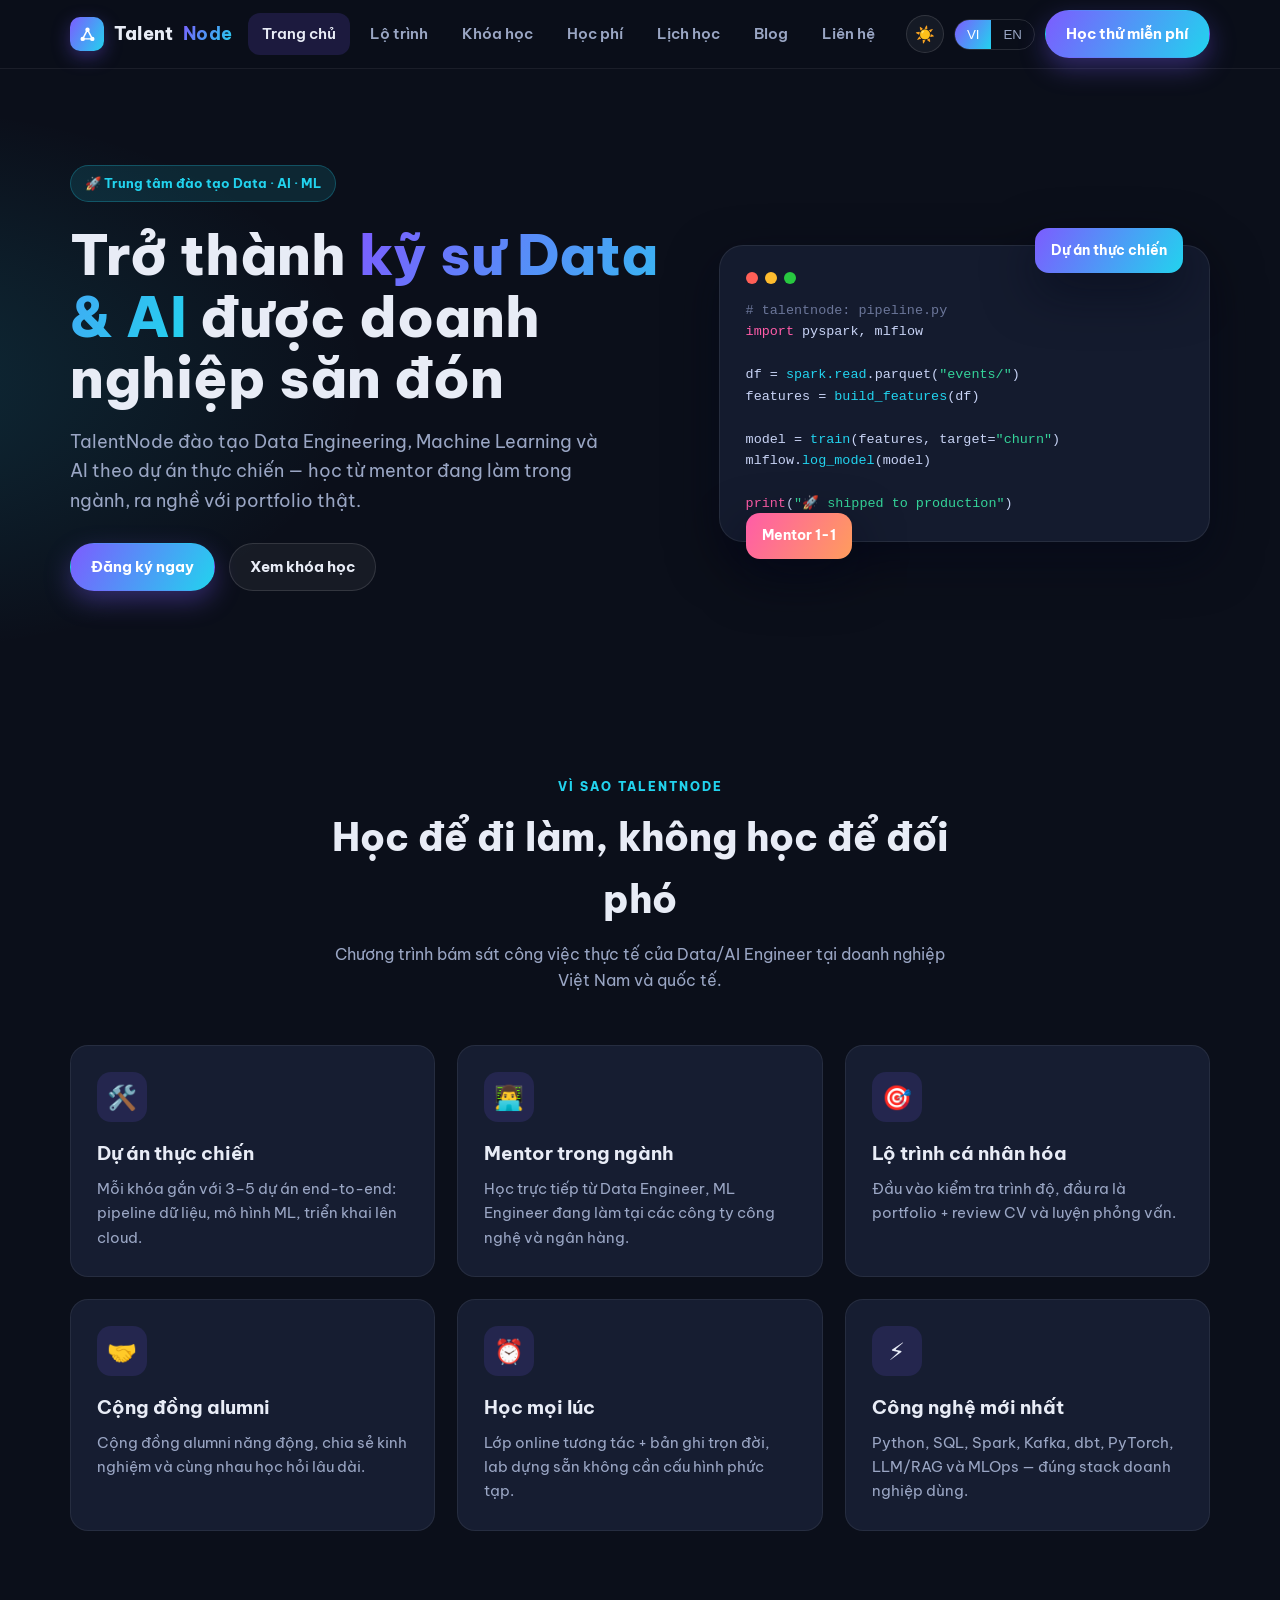
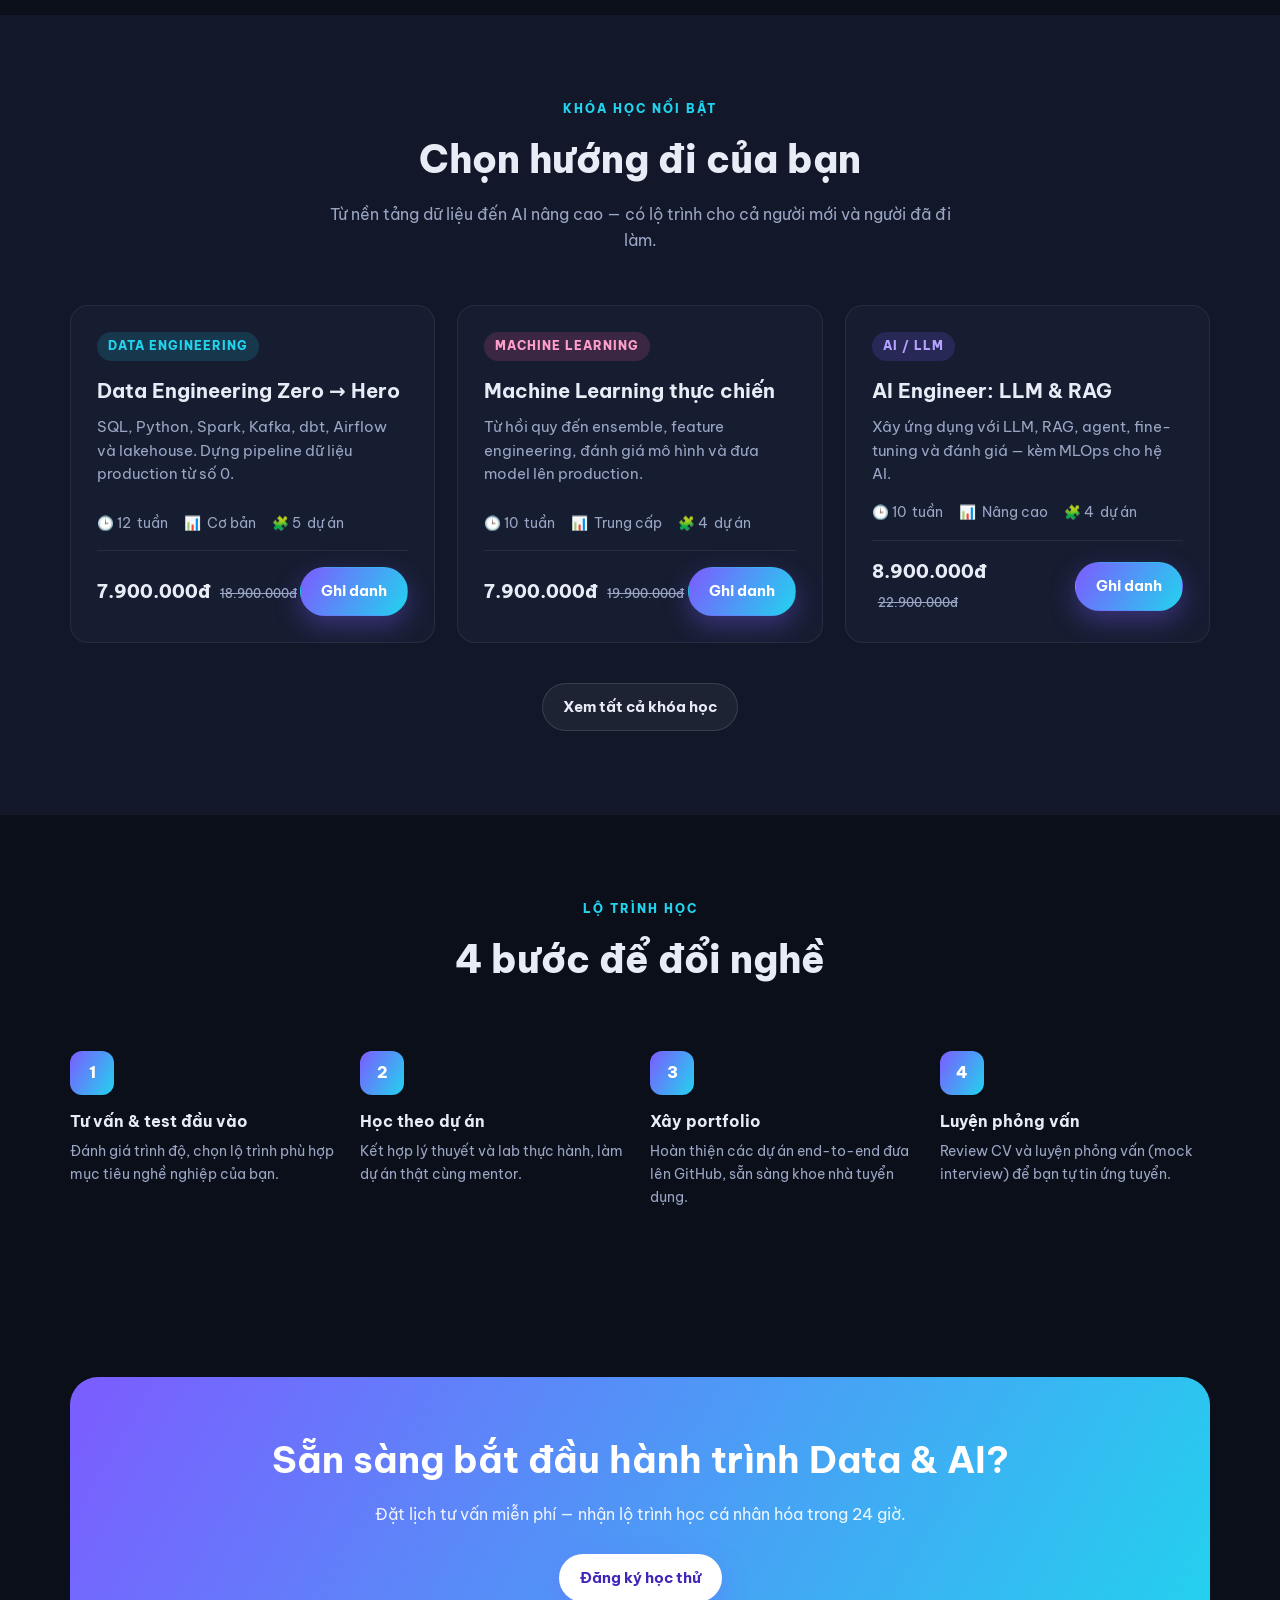
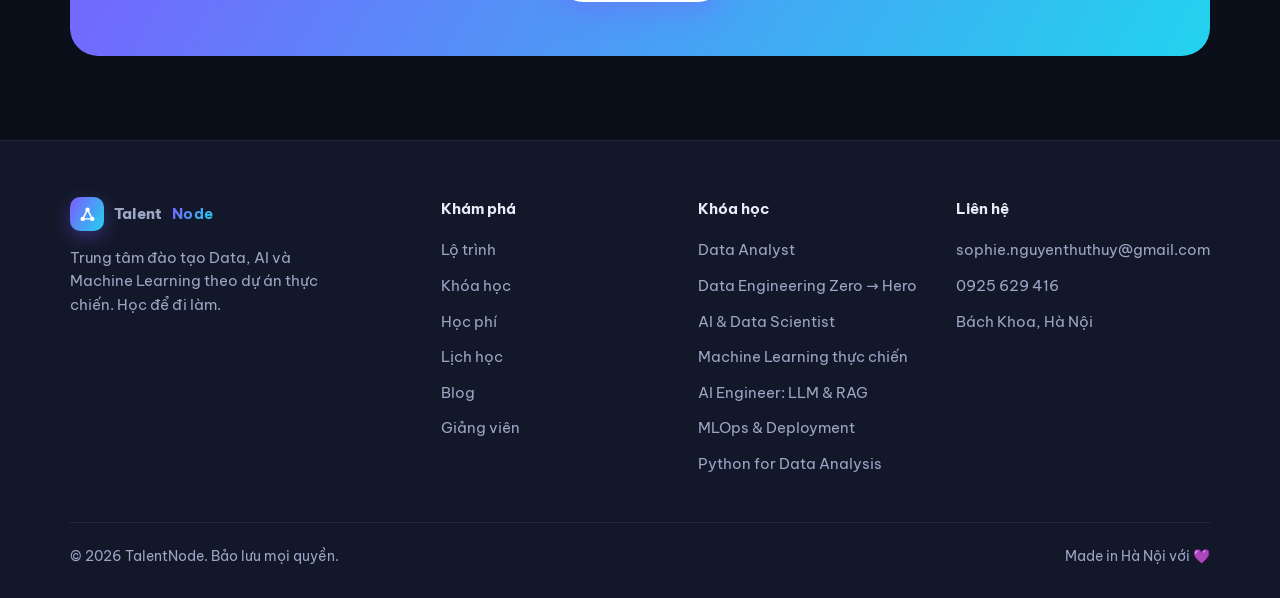
<file: index.html>
<!DOCTYPE html>
<html lang="vi">
<head>
  <meta charset="UTF-8" />
  <meta name="viewport" content="width=device-width, initial-scale=1.0" />
  <title>TalentNode — Đào tạo Data · AI · ML thực chiến</title>
  <meta name="description" content="TalentNode — trung tâm đào tạo Data Engineering, Machine Learning và AI theo dự án thực chiến. Học từ mentor trong ngành, ra nghề với portfolio thật." />
  <link rel="canonical" href="https://sophie-nguyenthuthuy.github.io/talentnode/" />
  <meta property="og:type" content="website" />
  <meta property="og:site_name" content="TalentNode" />
  <meta property="og:title" content="TalentNode — Đào tạo Data · AI · ML thực chiến" />
  <meta property="og:description" content="TalentNode — trung tâm đào tạo Data Engineering, Machine Learning và AI theo dự án thực chiến. Học từ mentor trong ngành, ra nghề với portfolio thật." />
  <meta property="og:url" content="https://sophie-nguyenthuthuy.github.io/talentnode/" />
  <meta property="og:image" content="https://sophie-nguyenthuthuy.github.io/talentnode/assets/og-cover.png" />
  <meta property="og:image:width" content="1200" />
  <meta property="og:image:height" content="630" />
  <meta property="og:locale" content="vi_VN" />
  <meta property="og:locale:alternate" content="en_US" />
  <meta name="twitter:card" content="summary_large_image" />
  <meta name="twitter:title" content="TalentNode — Đào tạo Data · AI · ML thực chiến" />
  <meta name="twitter:description" content="TalentNode — trung tâm đào tạo Data Engineering, Machine Learning và AI theo dự án thực chiến. Học từ mentor trong ngành, ra nghề với portfolio thật." />
  <meta name="twitter:image" content="https://sophie-nguyenthuthuy.github.io/talentnode/assets/og-cover.png" />
  <meta name="theme-color" content="#0b0f1a" />
  <meta name="color-scheme" content="dark light" />
  <link rel="preconnect" href="https://fonts.googleapis.com" />
  <link rel="preconnect" href="https://fonts.gstatic.com" crossorigin />
  <link href="https://fonts.googleapis.com/css2?family=Be+Vietnam+Pro:wght@400;500;600;700;800&family=JetBrains+Mono:wght@400;500&display=swap" rel="stylesheet" />
  <link rel="stylesheet" href="assets/styles.css" />
</head>
<body>
  <!-- NAV -->
  <div id="site-nav"></div>

  <!-- HERO -->
  <section class="hero">
    <div class="container hero-grid">
      <div class="reveal">
        <span class="pill" data-i18n="hero.pill">🚀 Trung tâm đào tạo Data · AI · ML</span>
        <h1>
          <span data-i18n="hero.h1a">Trở thành</span>
          <span class="g" data-i18n="hero.h1b">kỹ sư Data & AI</span>
          <span data-i18n="hero.h1c">được doanh nghiệp săn đón</span>
        </h1>
        <p class="lead" data-i18n="hero.lead">TalentNode đào tạo Data Engineering, Machine Learning và AI theo dự án thực chiến — học từ mentor đang làm trong ngành, ra nghề với portfolio thật.</p>
        <div class="hero-actions">
          <a href="register.html" class="btn btn-primary" data-i18n="hero.cta1">Đăng ký ngay</a>
          <a href="courses.html" class="btn btn-ghost" data-i18n="hero.cta2">Xem khóa học</a>
        </div>
      </div>
      <div class="hero-visual reveal">
        <div class="floaty one" data-i18n="hero.badge1">Dự án thực chiến</div>
        <div class="floaty two" data-i18n="hero.badge2">Mentor 1-1</div>
        <div class="code-window">
          <div class="code-dots"><i></i><i></i><i></i></div>
<pre><span class="c"># talentnode: pipeline.py</span>
<span class="k">import</span> pyspark, mlflow

df = <span class="f">spark.read</span>.parquet(<span class="s">"events/"</span>)
features = <span class="f">build_features</span>(df)

model = <span class="f">train</span>(features, target=<span class="s">"churn"</span>)
mlflow.<span class="f">log_model</span>(model)

<span class="k">print</span>(<span class="s">"🚀 shipped to production"</span>)</pre>
        </div>
      </div>
    </div>
  </section>

  <!-- WHY -->
  <section>
    <div class="container">
      <div class="head reveal">
        <div class="kicker" data-i18n="why.kicker">Vì sao TalentNode</div>
        <h2 data-i18n="why.h2">Học để đi làm, không học để đối phó</h2>
        <p data-i18n="why.p">Chương trình bám sát công việc thực tế của Data/AI Engineer tại doanh nghiệp Việt Nam và quốc tế.</p>
      </div>
      <div class="grid grid-3">
        <div class="card reveal"><div class="ic">🛠️</div><h3 data-i18n="why.1t">Dự án thực chiến</h3><p data-i18n="why.1p">Mỗi khóa gắn với 3–5 dự án end-to-end: pipeline dữ liệu, mô hình ML, triển khai lên cloud.</p></div>
        <div class="card reveal"><div class="ic">👨‍💻</div><h3 data-i18n="why.2t">Mentor trong ngành</h3><p data-i18n="why.2p">Học trực tiếp từ Data Engineer, ML Engineer đang làm tại các công ty công nghệ và ngân hàng.</p></div>
        <div class="card reveal"><div class="ic">🎯</div><h3 data-i18n="why.3t">Lộ trình cá nhân hóa</h3><p data-i18n="why.3p">Đầu vào kiểm tra trình độ, đầu ra là portfolio + review CV và luyện phỏng vấn.</p></div>
        <div class="card reveal"><div class="ic">🤝</div><h3 data-i18n="why.4t">Cộng đồng alumni</h3><p data-i18n="why.4p">Cộng đồng alumni năng động, chia sẻ kinh nghiệm và cùng nhau học hỏi lâu dài.</p></div>
        <div class="card reveal"><div class="ic">⏰</div><h3 data-i18n="why.5t">Học mọi lúc</h3><p data-i18n="why.5p">Lớp online tương tác + bản ghi trọn đời, lab dựng sẵn không cần cấu hình phức tạp.</p></div>
        <div class="card reveal"><div class="ic">⚡</div><h3 data-i18n="why.6t">Công nghệ mới nhất</h3><p data-i18n="why.6p">Python, SQL, Spark, Kafka, dbt, PyTorch, LLM/RAG và MLOps — đúng stack doanh nghiệp dùng.</p></div>
      </div>
    </div>
  </section>

  <!-- FEATURED COURSES -->
  <section style="background:var(--bg-soft);">
    <div class="container">
      <div class="head reveal">
        <div class="kicker" data-i18n="courses.kicker">Khóa học nổi bật</div>
        <h2 data-i18n="courses.h2">Chọn hướng đi của bạn</h2>
        <p data-i18n="courses.p">Từ nền tảng dữ liệu đến AI nâng cao — có lộ trình cho cả người mới và người đã đi làm.</p>
      </div>
      <div class="grid grid-3">
        <div class="card course reveal">
          <span class="tag data" data-i18n="filter.data">Data Engineering</span>
          <h3 data-i18n="course.de.t">Data Engineering Zero → Hero</h3>
          <p class="desc" data-i18n="course.de.d">SQL, Python, Spark, Kafka, dbt, Airflow và lakehouse. Dựng pipeline dữ liệu production từ số 0.</p>
          <div class="course-meta">
            <span>🕒 12 <span data-i18n="c.weeks">tuần</span></span>
            <span>📊 <span data-i18n="lvl.beginner">Cơ bản</span></span>
            <span>🧩 5 <span data-i18n="c.projects">dự án</span></span>
          </div>
          <div class="course-foot"><div class="price">7.900.000đ <small>18.900.000đ</small></div><a href="register.html" class="btn btn-primary" data-i18n="courses.enroll">Ghi danh</a></div>
        </div>
        <div class="card course reveal">
          <span class="tag ml" data-i18n="filter.ml">Machine Learning</span>
          <h3 data-i18n="course.ml.t">Machine Learning thực chiến</h3>
          <p class="desc" data-i18n="course.ml.d">Từ hồi quy đến ensemble, feature engineering, đánh giá mô hình và đưa model lên production.</p>
          <div class="course-meta">
            <span>🕒 10 <span data-i18n="c.weeks">tuần</span></span>
            <span>📊 <span data-i18n="lvl.inter">Trung cấp</span></span>
            <span>🧩 4 <span data-i18n="c.projects">dự án</span></span>
          </div>
          <div class="course-foot"><div class="price">7.900.000đ <small>19.900.000đ</small></div><a href="register.html" class="btn btn-primary" data-i18n="courses.enroll">Ghi danh</a></div>
        </div>
        <div class="card course reveal">
          <span class="tag ai" data-i18n="filter.ai">AI / LLM</span>
          <h3 data-i18n="course.ai.t">AI Engineer: LLM & RAG</h3>
          <p class="desc" data-i18n="course.ai.d">Xây ứng dụng với LLM, RAG, agent, fine-tuning và đánh giá — kèm MLOps cho hệ AI.</p>
          <div class="course-meta">
            <span>🕒 10 <span data-i18n="c.weeks">tuần</span></span>
            <span>📊 <span data-i18n="lvl.advanced">Nâng cao</span></span>
            <span>🧩 4 <span data-i18n="c.projects">dự án</span></span>
          </div>
          <div class="course-foot"><div class="price">8.900.000đ <small>22.900.000đ</small></div><a href="register.html" class="btn btn-primary" data-i18n="courses.enroll">Ghi danh</a></div>
        </div>
      </div>
      <div style="text-align:center;margin-top:40px;"><a href="courses.html" class="btn btn-ghost" data-i18n="courses.viewall">Xem tất cả khóa học</a></div>
    </div>
  </section>

  <!-- HOW -->
  <section>
    <div class="container">
      <div class="head reveal">
        <div class="kicker" data-i18n="how.kicker">Lộ trình học</div>
        <h2 data-i18n="how.h2">4 bước để đổi nghề</h2>
      </div>
      <div class="steps">
        <div class="step reveal"><div class="n">1</div><h4 data-i18n="how.1t">Tư vấn & test đầu vào</h4><p data-i18n="how.1p">Đánh giá trình độ, chọn lộ trình phù hợp mục tiêu nghề nghiệp của bạn.</p></div>
        <div class="step reveal"><div class="n">2</div><h4 data-i18n="how.2t">Học theo dự án</h4><p data-i18n="how.2p">Kết hợp lý thuyết và lab thực hành, làm dự án thật cùng mentor.</p></div>
        <div class="step reveal"><div class="n">3</div><h4 data-i18n="how.3t">Xây portfolio</h4><p data-i18n="how.3p">Hoàn thiện các dự án end-to-end đưa lên GitHub, sẵn sàng khoe nhà tuyển dụng.</p></div>
        <div class="step reveal"><div class="n">4</div><h4 data-i18n="how.4t">Luyện phỏng vấn</h4><p data-i18n="how.4p">Review CV và luyện phỏng vấn (mock interview) để bạn tự tin ứng tuyển.</p></div>
      </div>
    </div>
  </section>

  <!-- CTA -->
  <section>
    <div class="container">
      <div class="cta-band reveal">
        <h2 data-i18n="cta.h2">Sẵn sàng bắt đầu hành trình Data & AI?</h2>
        <p data-i18n="cta.p">Đặt lịch tư vấn miễn phí — nhận lộ trình học cá nhân hóa trong 24 giờ.</p>
        <a href="register.html" class="btn btn-primary" data-i18n="cta.btn">Đăng ký học thử</a>
      </div>
    </div>
  </section>

  <!-- FOOTER -->
  <div id="site-footer"></div>

  <script src="assets/script.js"></script>
</body>
</html>
</file>
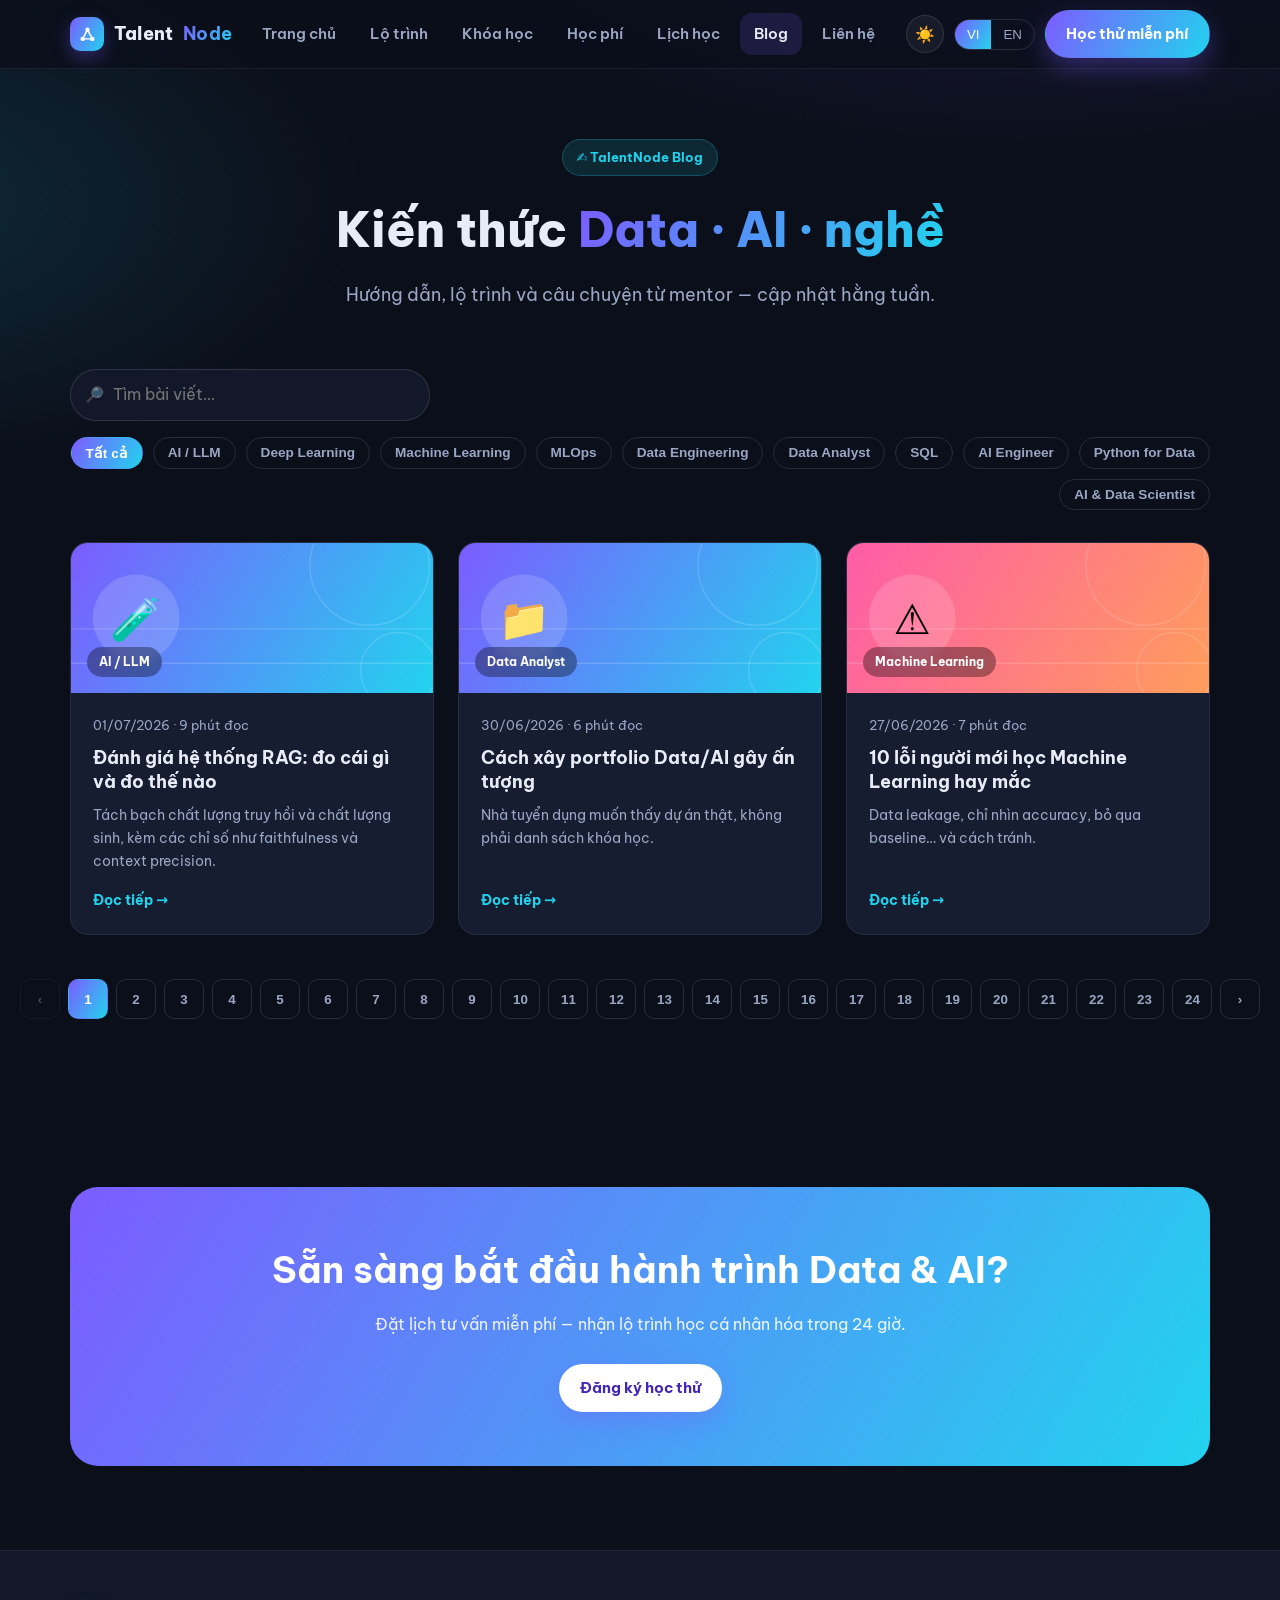
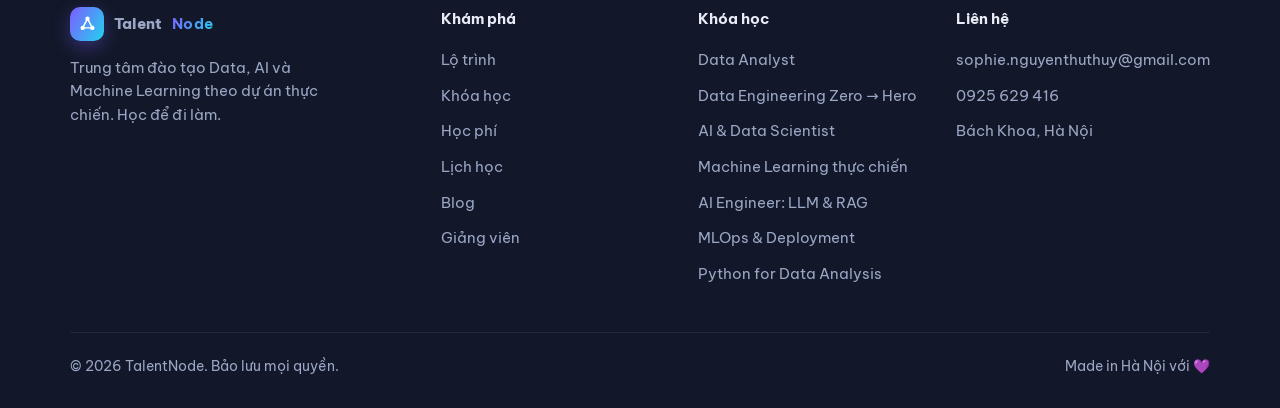
<file: blog.html>
<!DOCTYPE html>
<html lang="vi">
<head>
  <meta charset="UTF-8" />
  <meta name="viewport" content="width=device-width, initial-scale=1.0" />
  <title>Blog — TalentNode</title>
  <meta name="description" content="Blog TalentNode — hướng dẫn, lộ trình và câu chuyện nghề Data · AI · ML." />
  <link rel="canonical" href="https://sophie-nguyenthuthuy.github.io/talentnode/blog.html" />
  <meta property="og:type" content="website" />
  <meta property="og:site_name" content="TalentNode" />
  <meta property="og:title" content="Blog — TalentNode" />
  <meta property="og:description" content="Blog TalentNode — hướng dẫn, lộ trình và câu chuyện nghề Data · AI · ML." />
  <meta property="og:url" content="https://sophie-nguyenthuthuy.github.io/talentnode/blog.html" />
  <meta property="og:image" content="https://sophie-nguyenthuthuy.github.io/talentnode/assets/og-cover.png" />
  <meta property="og:image:width" content="1200" />
  <meta property="og:image:height" content="630" />
  <meta property="og:locale" content="vi_VN" />
  <meta property="og:locale:alternate" content="en_US" />
  <meta name="twitter:card" content="summary_large_image" />
  <meta name="twitter:title" content="Blog — TalentNode" />
  <meta name="twitter:description" content="Blog TalentNode — hướng dẫn, lộ trình và câu chuyện nghề Data · AI · ML." />
  <meta name="twitter:image" content="https://sophie-nguyenthuthuy.github.io/talentnode/assets/og-cover.png" />
  <meta name="theme-color" content="#0b0f1a" />
  <meta name="color-scheme" content="dark light" />
  <link rel="preconnect" href="https://fonts.googleapis.com" />
  <link rel="preconnect" href="https://fonts.gstatic.com" crossorigin />
  <link href="https://fonts.googleapis.com/css2?family=Be+Vietnam+Pro:wght@400;500;600;700;800&family=JetBrains+Mono:wght@400;500&display=swap" rel="stylesheet" />
  <link rel="stylesheet" href="assets/styles.css" />
</head>
<body>
  <div id="site-nav"></div>

  <section class="page-head">
    <div class="container">
      <span class="pill" data-i18n="blogPage.pill">✍️ TalentNode Blog</span>
      <h1><span data-i18n="blogPage.h1a">Kiến thức</span> <span class="g" data-i18n="blogPage.h1b">Data · AI · nghề</span></h1>
      <p data-i18n="blogPage.p">Hướng dẫn, lộ trình và câu chuyện từ mentor — cập nhật hằng tuần.</p>
    </div>
  </section>

  <section style="padding-top:20px;">
    <div class="container">
      <div class="blog-toolbar">
        <div class="blog-search-wrap">
          <span class="blog-search-ic">🔎</span>
          <input id="blog-search" type="search" data-i18n-ph="blog.searchPh" placeholder="Tìm bài viết…" />
        </div>
        <div id="blog-tags" class="filters blog-tags"></div>
      </div>
      <div id="blog-posts" class="posts"></div>
      <div id="blog-pagination" class="pagination"></div>
    </div>
  </section>

  <section>
    <div class="container">
      <div class="cta-band">
        <h2 data-i18n="cta.h2">Sẵn sàng bắt đầu hành trình Data & AI?</h2>
        <p data-i18n="cta.p">Đặt lịch tư vấn miễn phí — nhận lộ trình học cá nhân hóa trong 24 giờ.</p>
        <a href="register.html" class="btn btn-primary" data-i18n="cta.btn">Đăng ký học thử</a>
      </div>
    </div>
  </section>

  <div id="site-footer"></div>
  <script src="assets/script.js"></script>
</body>
</html>
</file>
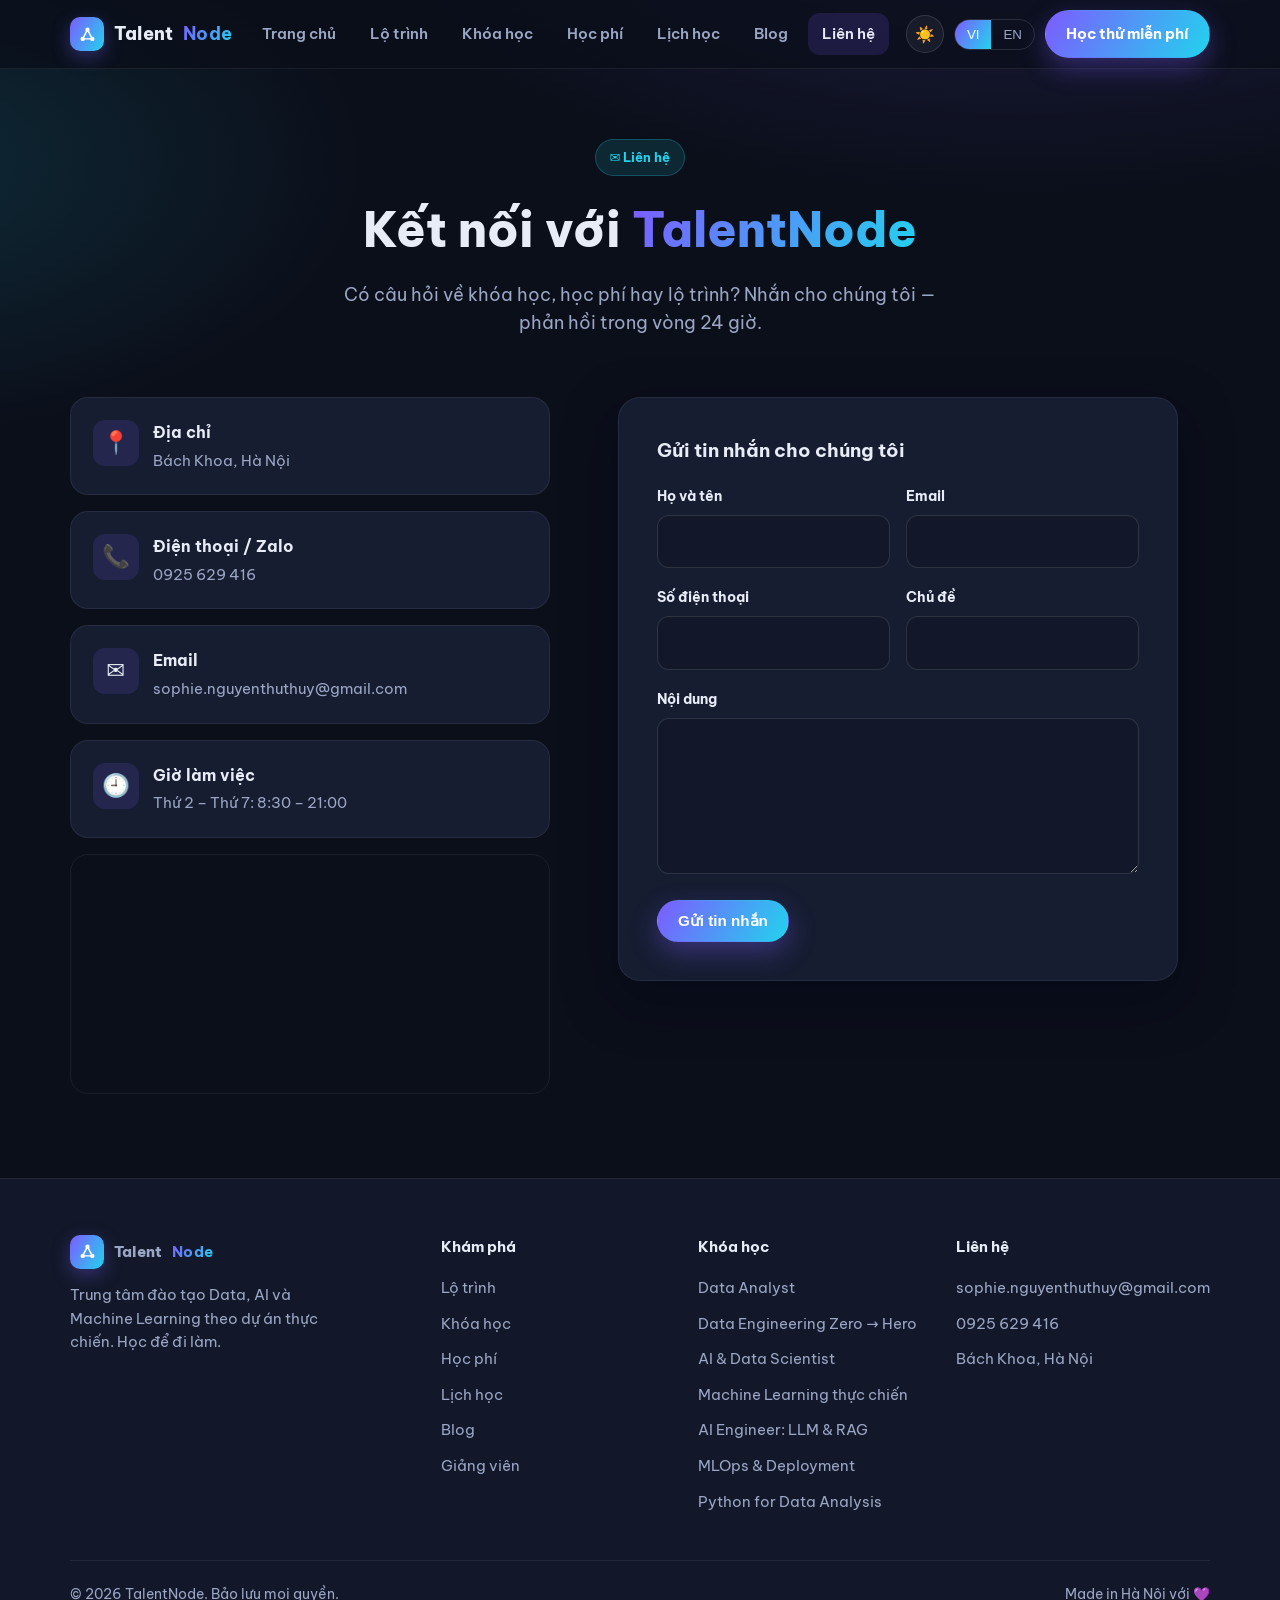
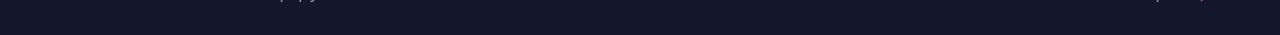
<file: contact.html>
<!DOCTYPE html>
<html lang="vi">
<head>
  <meta charset="UTF-8" />
  <meta name="viewport" content="width=device-width, initial-scale=1.0" />
  <title>Liên hệ — TalentNode</title>
  <meta name="description" content="Liên hệ TalentNode — trung tâm đào tạo Data · AI · ML tại Hà Nội." />
  <link rel="canonical" href="https://sophie-nguyenthuthuy.github.io/talentnode/contact.html" />
  <meta property="og:type" content="website" />
  <meta property="og:site_name" content="TalentNode" />
  <meta property="og:title" content="Liên hệ — TalentNode" />
  <meta property="og:description" content="Liên hệ TalentNode — trung tâm đào tạo Data · AI · ML tại Hà Nội." />
  <meta property="og:url" content="https://sophie-nguyenthuthuy.github.io/talentnode/contact.html" />
  <meta property="og:image" content="https://sophie-nguyenthuthuy.github.io/talentnode/assets/og-cover.png" />
  <meta property="og:image:width" content="1200" />
  <meta property="og:image:height" content="630" />
  <meta property="og:locale" content="vi_VN" />
  <meta property="og:locale:alternate" content="en_US" />
  <meta name="twitter:card" content="summary_large_image" />
  <meta name="twitter:title" content="Liên hệ — TalentNode" />
  <meta name="twitter:description" content="Liên hệ TalentNode — trung tâm đào tạo Data · AI · ML tại Hà Nội." />
  <meta name="twitter:image" content="https://sophie-nguyenthuthuy.github.io/talentnode/assets/og-cover.png" />
  <meta name="theme-color" content="#0b0f1a" />
  <meta name="color-scheme" content="dark light" />
  <link rel="preconnect" href="https://fonts.googleapis.com" />
  <link rel="preconnect" href="https://fonts.gstatic.com" crossorigin />
  <link href="https://fonts.googleapis.com/css2?family=Be+Vietnam+Pro:wght@400;500;600;700;800&family=JetBrains+Mono:wght@400;500&display=swap" rel="stylesheet" />
  <link rel="stylesheet" href="assets/styles.css" />
</head>
<body>
  <div id="site-nav"></div>

  <section class="page-head">
    <div class="container">
      <span class="pill" data-i18n="contactPage.pill">✉️ Liên hệ</span>
      <h1><span data-i18n="contactPage.h1a">Kết nối với</span> <span class="g" data-i18n="contactPage.h1b">TalentNode</span></h1>
      <p data-i18n="contactPage.p">Có câu hỏi về khóa học, học phí hay lộ trình? Nhắn cho chúng tôi — phản hồi trong vòng 24 giờ.</p>
    </div>
  </section>

  <section style="padding-top:20px;">
    <div class="container contact-grid">
      <div>
        <div class="contact-card"><div class="ic">📍</div><div><h4 data-i18n="contact.addrT">Địa chỉ</h4><p data-i18n="contact.addrV">Bách Khoa, Hà Nội</p></div></div>
        <div class="contact-card"><div class="ic">📞</div><div><h4 data-i18n="contact.phoneT">Điện thoại / Zalo</h4><p><a href="tel:+84925629416">0925 629 416</a></p></div></div>
        <div class="contact-card"><div class="ic">✉️</div><div><h4 data-i18n="contact.emailT">Email</h4><p><a href="mailto:sophie.nguyenthuthuy@gmail.com">sophie.nguyenthuthuy@gmail.com</a></p></div></div>
        <div class="contact-card"><div class="ic">🕘</div><div><h4 data-i18n="contact.hoursT">Giờ làm việc</h4><p data-i18n="contact.hoursV">Thứ 2 – Thứ 7: 8:30 – 21:00</p></div></div>
        <div class="map-embed">
          <iframe title="TalentNode map" loading="lazy" src="https://www.openstreetmap.org/export/embed.html?bbox=105.835%2C20.998%2C105.852%2C21.012&layer=mapnik&marker=21.0045%2C105.8435"></iframe>
        </div>
      </div>

      <div class="form-wrap">
        <h3 style="margin-top:0;" data-i18n="contact.formT">Gửi tin nhắn cho chúng tôi</h3>
        <div class="form-success" data-i18n="contact.success">✅ Cảm ơn bạn! Chúng tôi đã nhận tin nhắn và sẽ phản hồi trong 24 giờ.</div>
        <form data-demo data-endpoint="https://script.google.com/macros/s/AKfycbxj7GpttU_wzXP_D9bUbsXwJ3I3AqijtLgG0qK2XT9yre3i-K6DKd4Hg3GmAaIP2Gof/exec">
          <input type="hidden" name="_source" value="contact" />
          <div class="field-row">
            <div class="field"><label data-i18n="contact.name">Họ và tên</label><input type="text" name="name" required /></div>
            <div class="field"><label data-i18n="contact.email">Email</label><input type="email" name="email" required /></div>
          </div>
          <div class="field-row">
            <div class="field"><label data-i18n="contact.phone">Số điện thoại</label><input type="tel" name="phone" /></div>
            <div class="field"><label data-i18n="contact.subject">Chủ đề</label><input type="text" name="subject" /></div>
          </div>
          <div class="field"><label data-i18n="contact.message">Nội dung</label><textarea rows="5" name="message" required></textarea></div>
          <button type="submit" class="btn btn-primary" data-i18n="contact.send">Gửi tin nhắn</button>
        </form>
      </div>
    </div>
  </section>

  <div id="site-footer"></div>

  <script src="assets/script.js"></script>
</body>
</html>
</file>
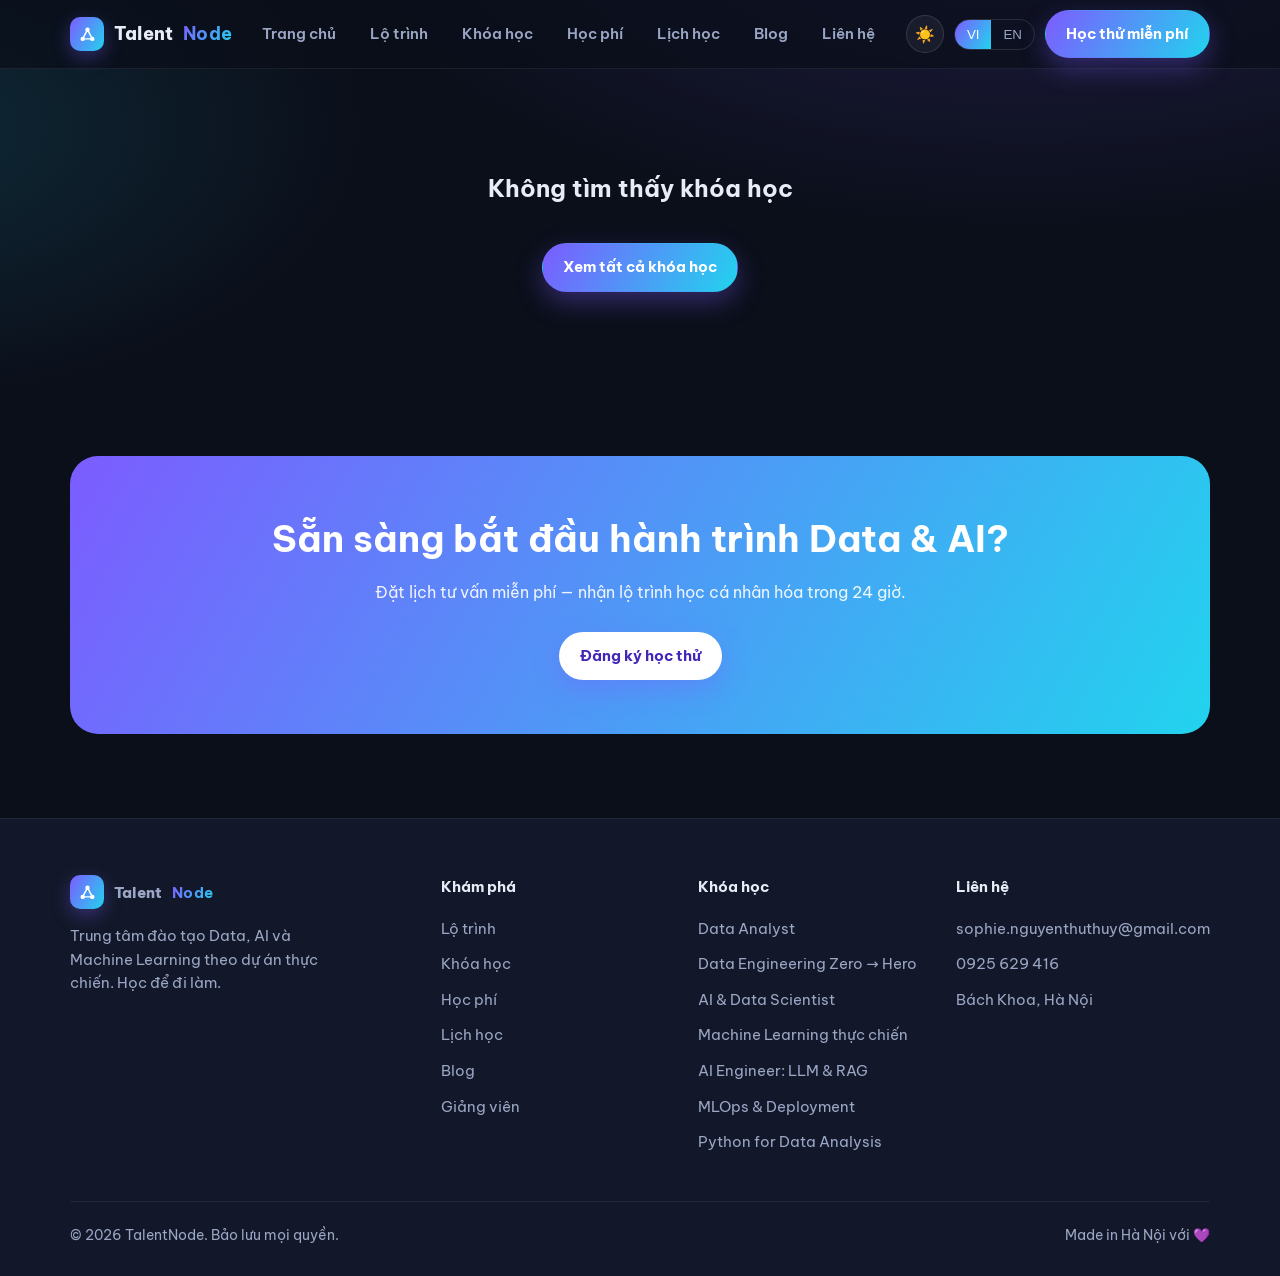
<file: course.html>
<!DOCTYPE html>
<html lang="vi">
<head>
  <meta charset="UTF-8" />
  <meta name="viewport" content="width=device-width, initial-scale=1.0" />
  <title>Chi tiết khóa học — TalentNode</title>
  <meta name="description" content="Chi tiết khóa học Data · AI · ML tại TalentNode: nội dung, kết quả đạt được, công cụ và học phí." />
  <link rel="canonical" href="https://sophie-nguyenthuthuy.github.io/talentnode/course.html" />
  <meta property="og:type" content="website" />
  <meta property="og:site_name" content="TalentNode" />
  <meta property="og:title" content="Chi tiết khóa học — TalentNode" />
  <meta property="og:description" content="Chi tiết khóa học Data · AI · ML tại TalentNode: nội dung, kết quả đạt được, công cụ và học phí." />
  <meta property="og:url" content="https://sophie-nguyenthuthuy.github.io/talentnode/course.html" />
  <meta property="og:image" content="https://sophie-nguyenthuthuy.github.io/talentnode/assets/og-cover.png" />
  <meta property="og:image:width" content="1200" />
  <meta property="og:image:height" content="630" />
  <meta property="og:locale" content="vi_VN" />
  <meta property="og:locale:alternate" content="en_US" />
  <meta name="twitter:card" content="summary_large_image" />
  <meta name="twitter:title" content="Chi tiết khóa học — TalentNode" />
  <meta name="twitter:description" content="Chi tiết khóa học Data · AI · ML tại TalentNode: nội dung, kết quả đạt được, công cụ và học phí." />
  <meta name="twitter:image" content="https://sophie-nguyenthuthuy.github.io/talentnode/assets/og-cover.png" />
  <meta name="theme-color" content="#0b0f1a" />
  <meta name="color-scheme" content="dark light" />
  <link rel="preconnect" href="https://fonts.googleapis.com" />
  <link rel="preconnect" href="https://fonts.gstatic.com" crossorigin />
  <link href="https://fonts.googleapis.com/css2?family=Be+Vietnam+Pro:wght@400;500;600;700;800&family=JetBrains+Mono:wght@400;500&display=swap" rel="stylesheet" />
  <link rel="stylesheet" href="assets/styles.css" />
</head>
<body>
  <div id="site-nav"></div>

  <div id="course-detail"></div>

  <section>
    <div class="container">
      <div class="cta-band">
        <h2 data-i18n="cta.h2">Sẵn sàng bắt đầu hành trình Data & AI?</h2>
        <p data-i18n="cta.p">Đặt lịch tư vấn miễn phí — nhận lộ trình học cá nhân hóa trong 24 giờ.</p>
        <a href="register.html" class="btn btn-primary" data-i18n="cta.btn">Đăng ký học thử</a>
      </div>
    </div>
  </section>

  <div id="site-footer"></div>
  <script src="assets/script.js"></script>
</body>
</html>
</file>
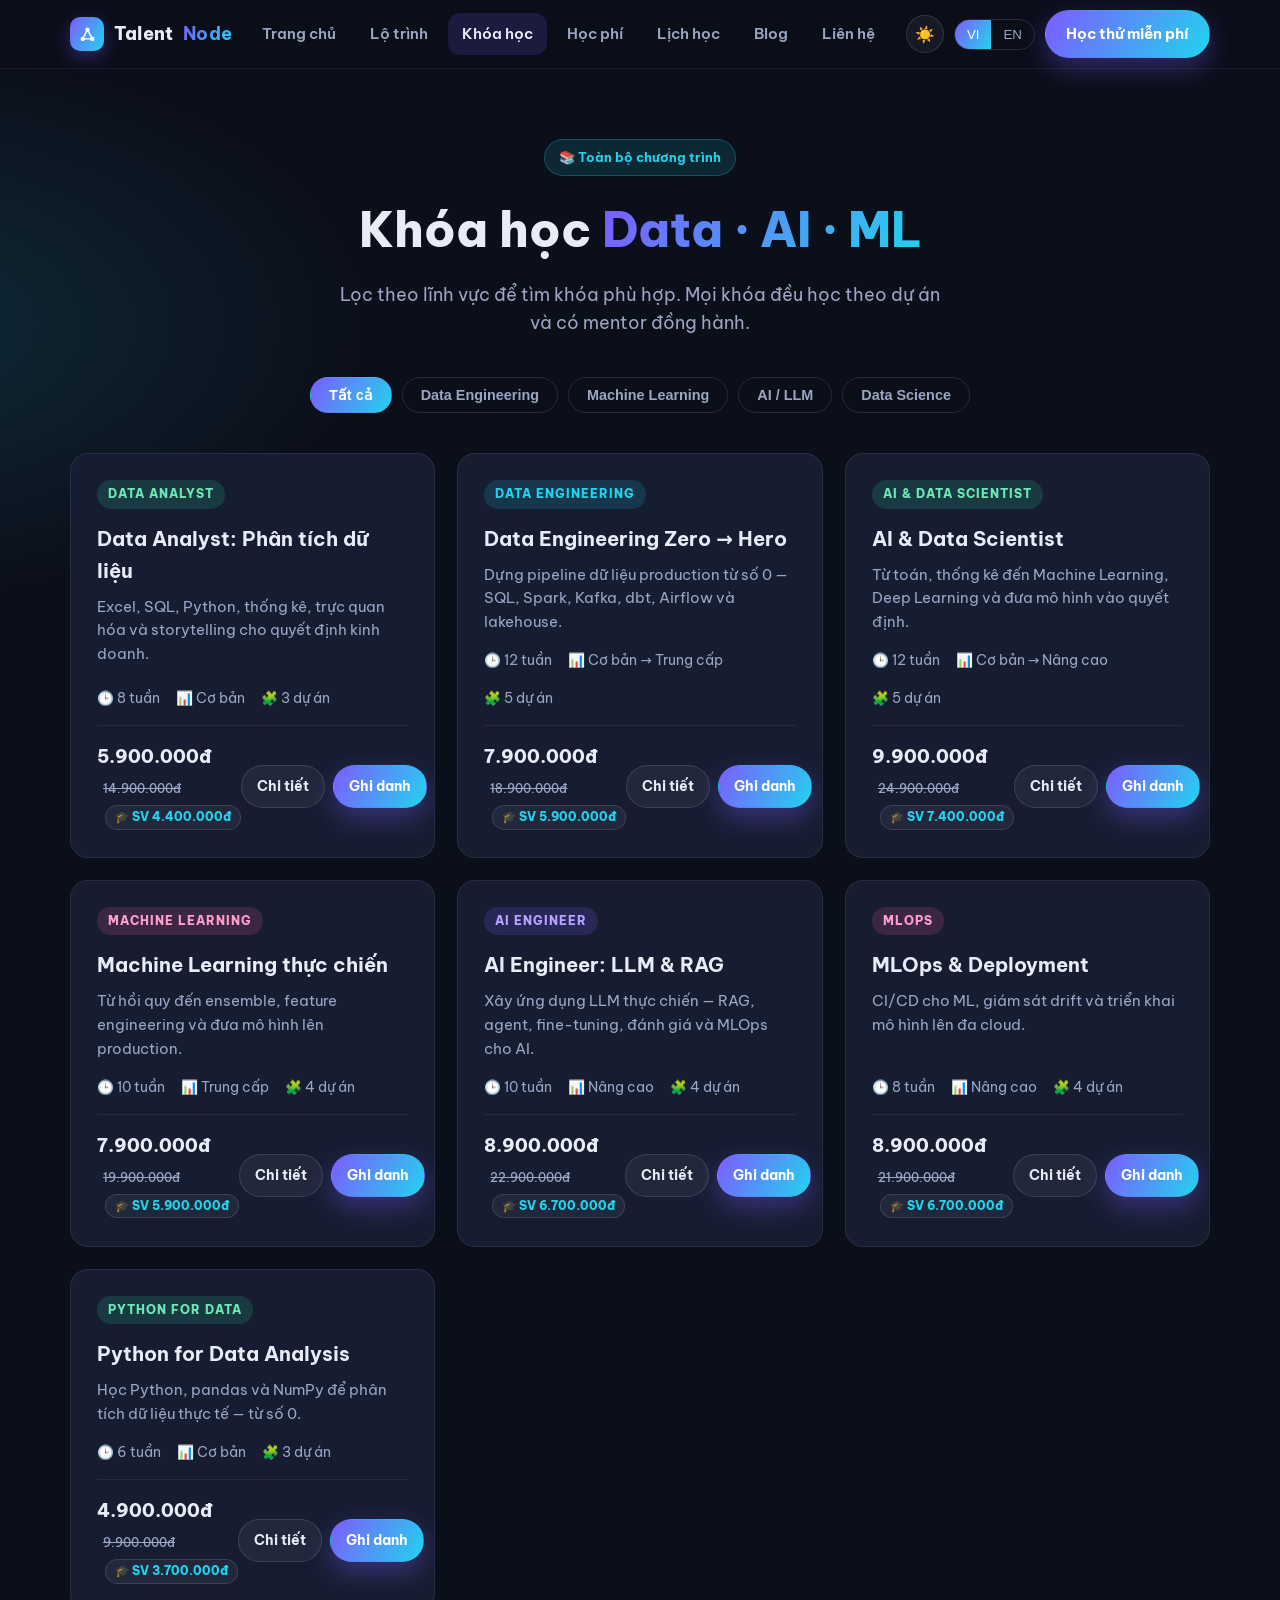
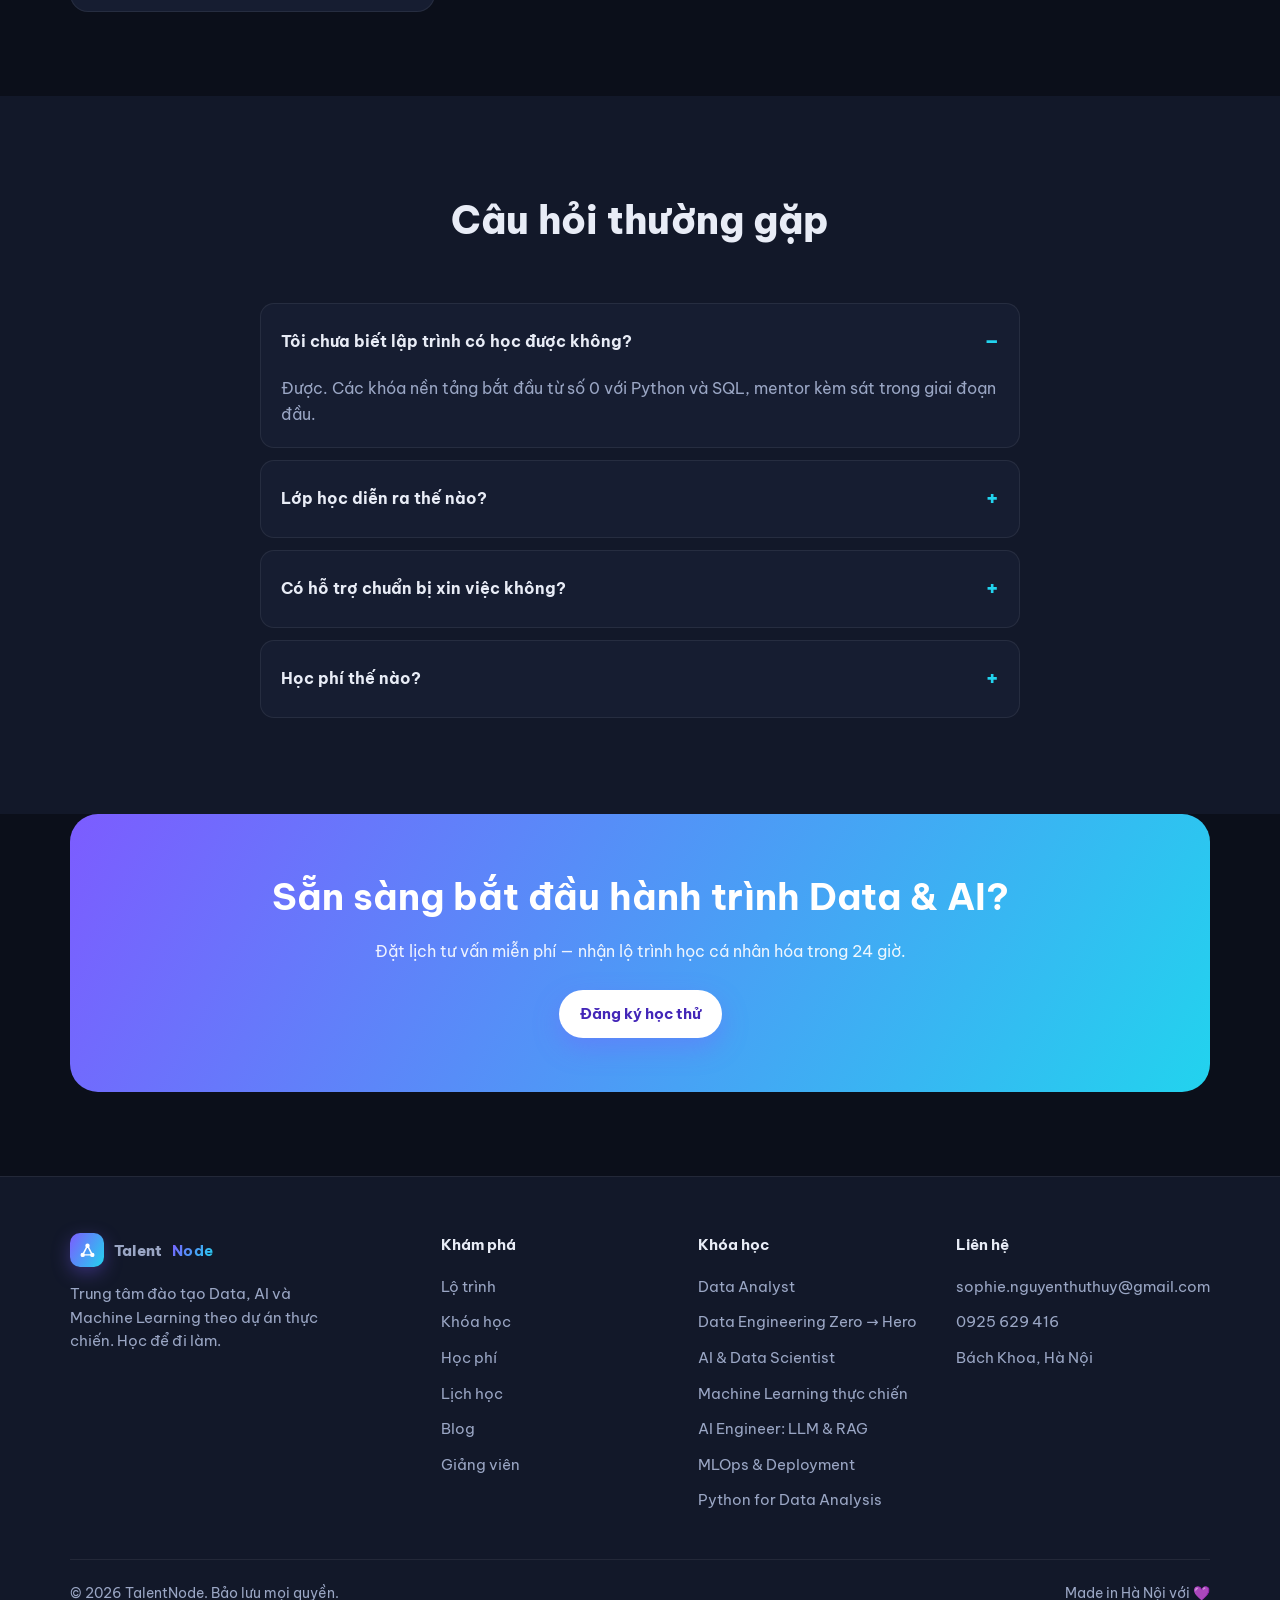
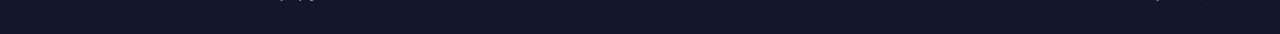
<file: courses.html>
<!DOCTYPE html>
<html lang="vi">
<head>
  <meta charset="UTF-8" />
  <meta name="viewport" content="width=device-width, initial-scale=1.0" />
  <title>Khóa học — TalentNode</title>
  <meta name="description" content="Danh sách khóa học Data Engineering, Machine Learning, AI/LLM và Data Science tại TalentNode." />
  <link rel="canonical" href="https://sophie-nguyenthuthuy.github.io/talentnode/courses.html" />
  <meta property="og:type" content="website" />
  <meta property="og:site_name" content="TalentNode" />
  <meta property="og:title" content="Khóa học — TalentNode" />
  <meta property="og:description" content="Danh sách khóa học Data Engineering, Machine Learning, AI/LLM và Data Science tại TalentNode." />
  <meta property="og:url" content="https://sophie-nguyenthuthuy.github.io/talentnode/courses.html" />
  <meta property="og:image" content="https://sophie-nguyenthuthuy.github.io/talentnode/assets/og-cover.png" />
  <meta property="og:image:width" content="1200" />
  <meta property="og:image:height" content="630" />
  <meta property="og:locale" content="vi_VN" />
  <meta property="og:locale:alternate" content="en_US" />
  <meta name="twitter:card" content="summary_large_image" />
  <meta name="twitter:title" content="Khóa học — TalentNode" />
  <meta name="twitter:description" content="Danh sách khóa học Data Engineering, Machine Learning, AI/LLM và Data Science tại TalentNode." />
  <meta name="twitter:image" content="https://sophie-nguyenthuthuy.github.io/talentnode/assets/og-cover.png" />
  <meta name="theme-color" content="#0b0f1a" />
  <meta name="color-scheme" content="dark light" />
  <link rel="preconnect" href="https://fonts.googleapis.com" />
  <link rel="preconnect" href="https://fonts.gstatic.com" crossorigin />
  <link href="https://fonts.googleapis.com/css2?family=Be+Vietnam+Pro:wght@400;500;600;700;800&family=JetBrains+Mono:wght@400;500&display=swap" rel="stylesheet" />
  <link rel="stylesheet" href="assets/styles.css" />
</head>
<body>
  <div id="site-nav"></div>

  <section class="page-head">
    <div class="container">
      <span class="pill" data-i18n="coursesPage.pill">📚 Toàn bộ chương trình</span>
      <h1><span data-i18n="coursesPage.h1a">Khóa học</span> <span class="g" data-i18n="coursesPage.h1b">Data · AI · ML</span></h1>
      <p data-i18n="coursesPage.p">Lọc theo lĩnh vực để tìm khóa phù hợp. Mọi khóa đều học theo dự án và có mentor đồng hành.</p>
    </div>
  </section>

  <section style="padding-top:0;">
    <div class="container">
      <div class="filters">
        <button class="active" data-filter="all" data-i18n="filter.all">Tất cả</button>
        <button data-filter="data" data-i18n="filter.data">Data Engineering</button>
        <button data-filter="ml" data-i18n="filter.ml">Machine Learning</button>
        <button data-filter="ai" data-i18n="filter.ai">AI / LLM</button>
        <button data-filter="ds" data-i18n="filter.ds">Data Science</button>
      </div>

      <div id="courses-grid" class="grid grid-3"></div>
    </div>
  </section>

  <!-- FAQ -->
  <section style="background:var(--bg-soft);">
    <div class="container">
      <div class="head"><h2 data-i18n="faq.h2">Câu hỏi thường gặp</h2></div>
      <div class="faq">
        <details open><summary data-i18n="faq.1q">Tôi chưa biết lập trình có học được không?</summary><p data-i18n="faq.1a">Được. Các khóa nền tảng bắt đầu từ số 0 với Python và SQL, mentor kèm sát trong giai đoạn đầu.</p></details>
        <details><summary data-i18n="faq.2q">Lớp học diễn ra thế nào?</summary><p data-i18n="faq.2a">Toàn bộ lớp học diễn ra online, tương tác trực tiếp với giảng viên và có bản ghi trọn đời để xem lại bất cứ lúc nào.</p></details>
        <details><summary data-i18n="faq.3q">Có hỗ trợ chuẩn bị xin việc không?</summary><p data-i18n="faq.3a">Có. Chúng tôi review CV và luyện phỏng vấn (mock interview) để bạn sẵn sàng và tự tin khi ứng tuyển.</p></details>
        <details><summary data-i18n="faq.4q">Học phí thế nào?</summary><p data-i18n="faq.4a">Học phí tùy khóa, có nhiều ưu đãi cho sinh viên và đăng ký sớm. Liên hệ để nhận báo giá chi tiết.</p></details>
      </div>
    </div>
  </section>

  <section style="padding-top:0;">
    <div class="container">
      <div class="cta-band">
        <h2 data-i18n="cta.h2">Sẵn sàng bắt đầu hành trình Data & AI?</h2>
        <p data-i18n="cta.p">Đặt lịch tư vấn miễn phí — nhận lộ trình học cá nhân hóa trong 24 giờ.</p>
        <a href="register.html" class="btn btn-primary" data-i18n="cta.btn">Đăng ký học thử</a>
      </div>
    </div>
  </section>

  <div id="site-footer"></div>

  <script src="assets/script.js"></script>
</body>
</html>
</file>
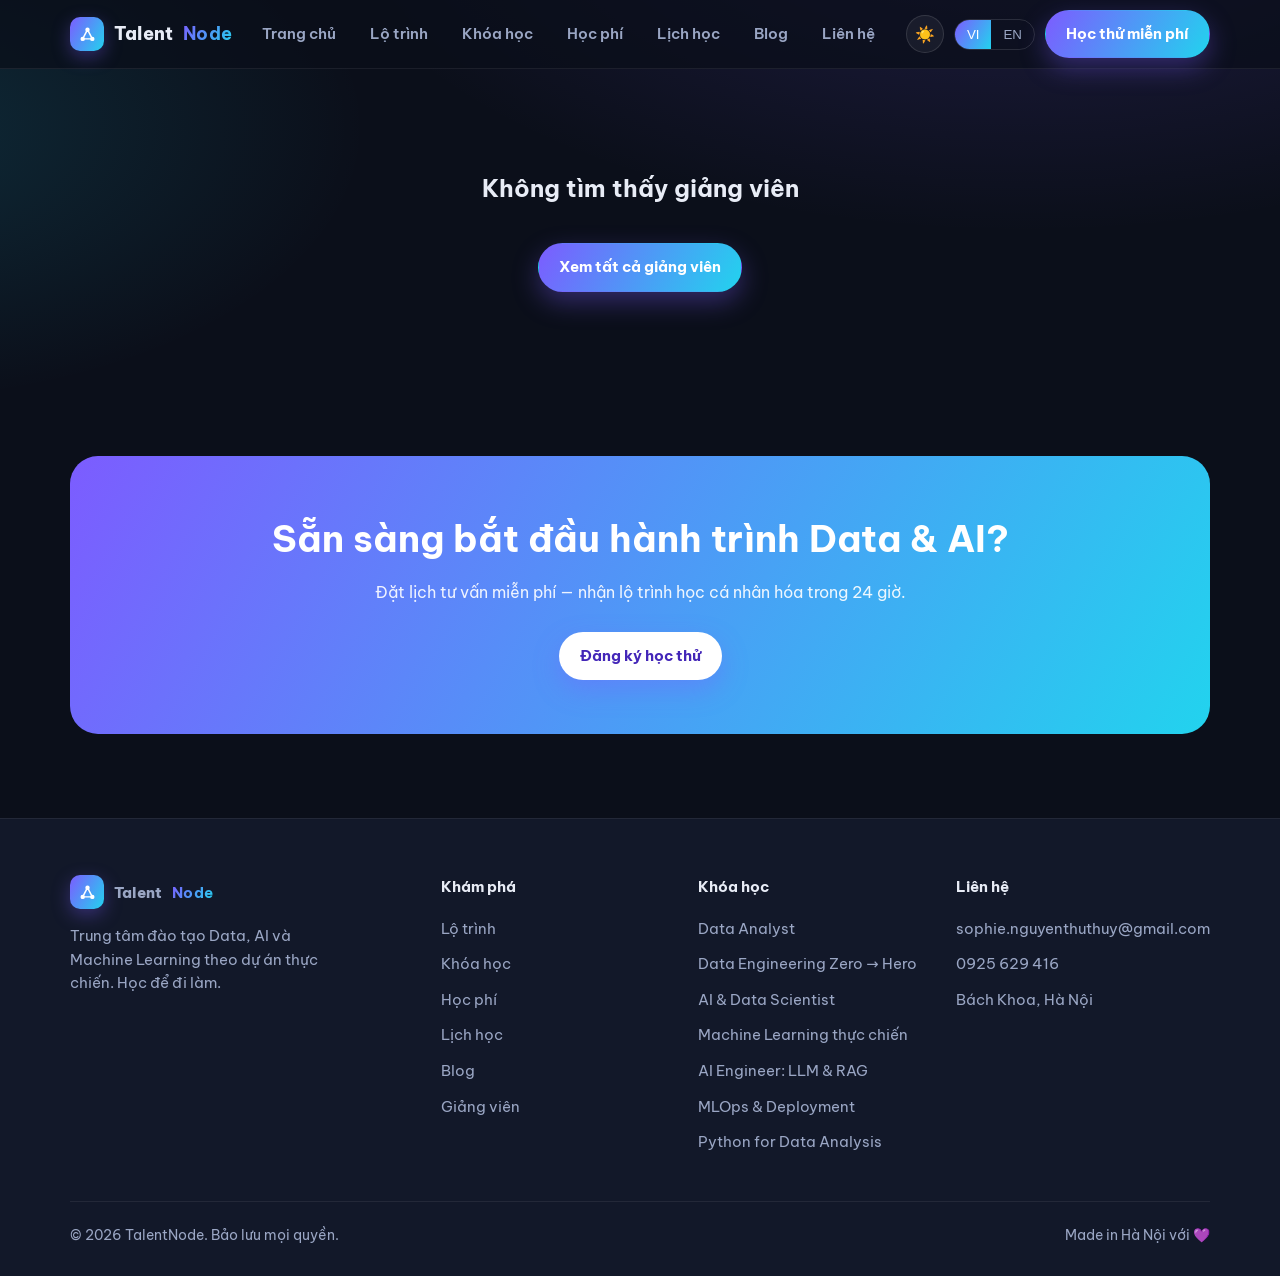
<file: instructor.html>
<!DOCTYPE html>
<html lang="vi">
<head>
  <meta charset="UTF-8" />
  <meta name="viewport" content="width=device-width, initial-scale=1.0" />
  <title>Hồ sơ giảng viên — TalentNode</title>
  <meta name="description" content="Hồ sơ giảng viên TalentNode: kinh nghiệm, chuyên môn và các khóa học giảng dạy." />
  <link rel="canonical" href="https://sophie-nguyenthuthuy.github.io/talentnode/instructor.html" />
  <meta property="og:type" content="website" />
  <meta property="og:site_name" content="TalentNode" />
  <meta property="og:title" content="Hồ sơ giảng viên — TalentNode" />
  <meta property="og:description" content="Hồ sơ giảng viên TalentNode: kinh nghiệm, chuyên môn và các khóa học giảng dạy." />
  <meta property="og:url" content="https://sophie-nguyenthuthuy.github.io/talentnode/instructor.html" />
  <meta property="og:image" content="https://sophie-nguyenthuthuy.github.io/talentnode/assets/og-cover.png" />
  <meta property="og:image:width" content="1200" />
  <meta property="og:image:height" content="630" />
  <meta property="og:locale" content="vi_VN" />
  <meta property="og:locale:alternate" content="en_US" />
  <meta name="twitter:card" content="summary_large_image" />
  <meta name="twitter:title" content="Hồ sơ giảng viên — TalentNode" />
  <meta name="twitter:description" content="Hồ sơ giảng viên TalentNode: kinh nghiệm, chuyên môn và các khóa học giảng dạy." />
  <meta name="twitter:image" content="https://sophie-nguyenthuthuy.github.io/talentnode/assets/og-cover.png" />
  <meta name="theme-color" content="#0b0f1a" />
  <meta name="color-scheme" content="dark light" />
  <link rel="preconnect" href="https://fonts.googleapis.com" />
  <link rel="preconnect" href="https://fonts.gstatic.com" crossorigin />
  <link href="https://fonts.googleapis.com/css2?family=Be+Vietnam+Pro:wght@400;500;600;700;800&family=JetBrains+Mono:wght@400;500&display=swap" rel="stylesheet" />
  <link rel="stylesheet" href="assets/styles.css" />
</head>
<body>
  <div id="site-nav"></div>

  <div id="instructor-detail"></div>

  <section>
    <div class="container">
      <div class="cta-band">
        <h2 data-i18n="cta.h2">Sẵn sàng bắt đầu hành trình Data & AI?</h2>
        <p data-i18n="cta.p">Đặt lịch tư vấn miễn phí — nhận lộ trình học cá nhân hóa trong 24 giờ.</p>
        <a href="register.html" class="btn btn-primary" data-i18n="cta.btn">Đăng ký học thử</a>
      </div>
    </div>
  </section>

  <div id="site-footer"></div>
  <script src="assets/script.js"></script>
</body>
</html>
</file>
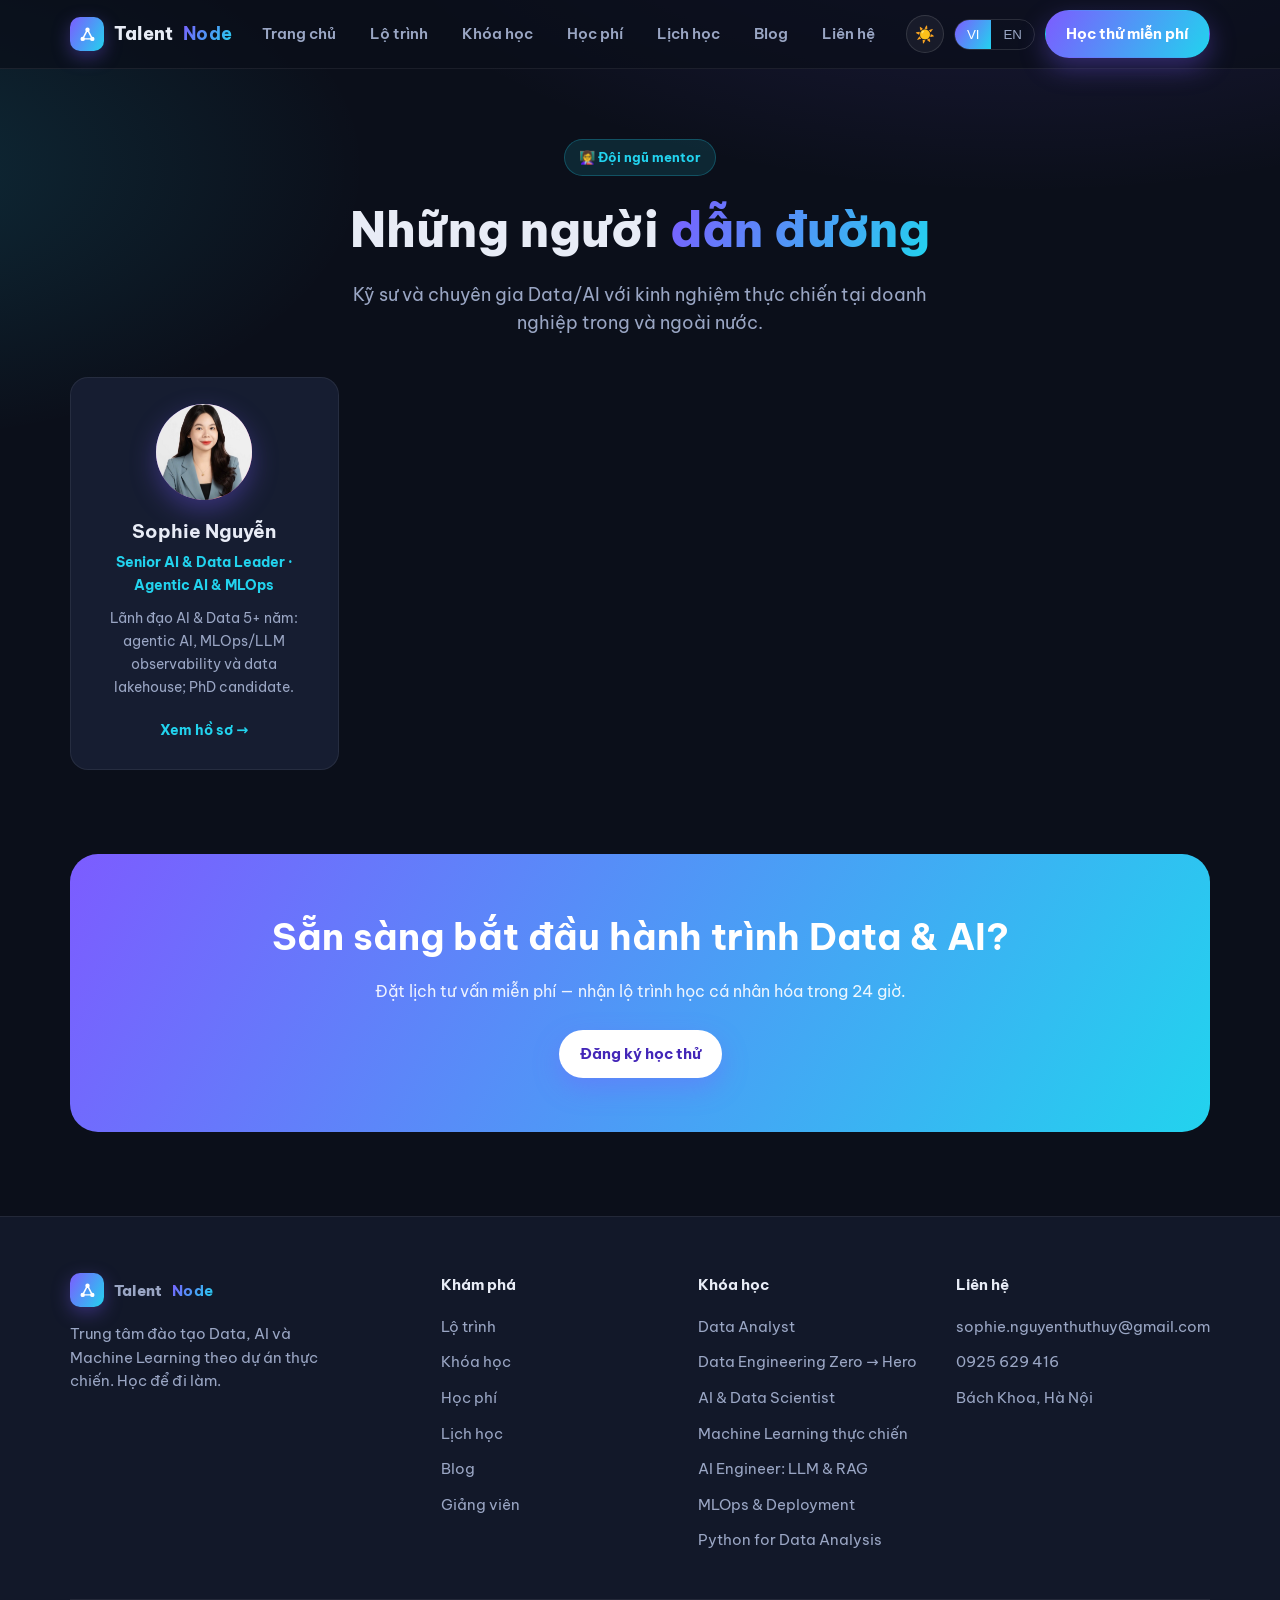
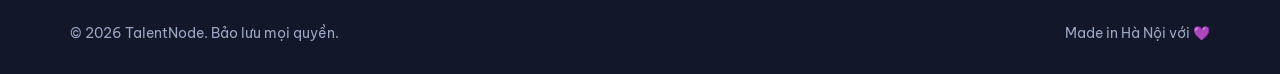
<file: instructors.html>
<!DOCTYPE html>
<html lang="vi">
<head>
  <meta charset="UTF-8" />
  <meta name="viewport" content="width=device-width, initial-scale=1.0" />
  <title>Giảng viên — TalentNode</title>
  <meta name="description" content="Đội ngũ mentor Data/AI của TalentNode — kỹ sư đang làm việc trong ngành." />
  <link rel="canonical" href="https://sophie-nguyenthuthuy.github.io/talentnode/instructors.html" />
  <meta property="og:type" content="website" />
  <meta property="og:site_name" content="TalentNode" />
  <meta property="og:title" content="Giảng viên — TalentNode" />
  <meta property="og:description" content="Đội ngũ mentor Data/AI của TalentNode — kỹ sư đang làm việc trong ngành." />
  <meta property="og:url" content="https://sophie-nguyenthuthuy.github.io/talentnode/instructors.html" />
  <meta property="og:image" content="https://sophie-nguyenthuthuy.github.io/talentnode/assets/og-cover.png" />
  <meta property="og:image:width" content="1200" />
  <meta property="og:image:height" content="630" />
  <meta property="og:locale" content="vi_VN" />
  <meta property="og:locale:alternate" content="en_US" />
  <meta name="twitter:card" content="summary_large_image" />
  <meta name="twitter:title" content="Giảng viên — TalentNode" />
  <meta name="twitter:description" content="Đội ngũ mentor Data/AI của TalentNode — kỹ sư đang làm việc trong ngành." />
  <meta name="twitter:image" content="https://sophie-nguyenthuthuy.github.io/talentnode/assets/og-cover.png" />
  <meta name="theme-color" content="#0b0f1a" />
  <meta name="color-scheme" content="dark light" />
  <link rel="preconnect" href="https://fonts.googleapis.com" />
  <link rel="preconnect" href="https://fonts.gstatic.com" crossorigin />
  <link href="https://fonts.googleapis.com/css2?family=Be+Vietnam+Pro:wght@400;500;600;700;800&family=JetBrains+Mono:wght@400;500&display=swap" rel="stylesheet" />
  <link rel="stylesheet" href="assets/styles.css" />
</head>
<body>
  <div id="site-nav"></div>

  <section class="page-head">
    <div class="container">
      <span class="pill" data-i18n="instrPage.pill">👩‍🏫 Đội ngũ mentor</span>
      <h1><span data-i18n="instrPage.h1a">Những người</span> <span class="g" data-i18n="instrPage.h1b">dẫn đường</span></h1>
      <p data-i18n="instrPage.p">Kỹ sư và chuyên gia Data/AI với kinh nghiệm thực chiến tại doanh nghiệp trong và ngoài nước.</p>
    </div>
  </section>

  <section style="padding-top:0;">
    <div class="container">
      <div id="instructors-grid" class="grid grid-4"></div>
    </div>
  </section>

  <section style="padding-top:0;">
    <div class="container">
      <div class="cta-band">
        <h2 data-i18n="cta.h2">Sẵn sàng bắt đầu hành trình Data & AI?</h2>
        <p data-i18n="cta.p">Đặt lịch tư vấn miễn phí — nhận lộ trình học cá nhân hóa trong 24 giờ.</p>
        <a href="register.html" class="btn btn-primary" data-i18n="cta.btn">Đăng ký học thử</a>
      </div>
    </div>
  </section>

  <div id="site-footer"></div>

  <script src="assets/script.js"></script>
</body>
</html>
</file>
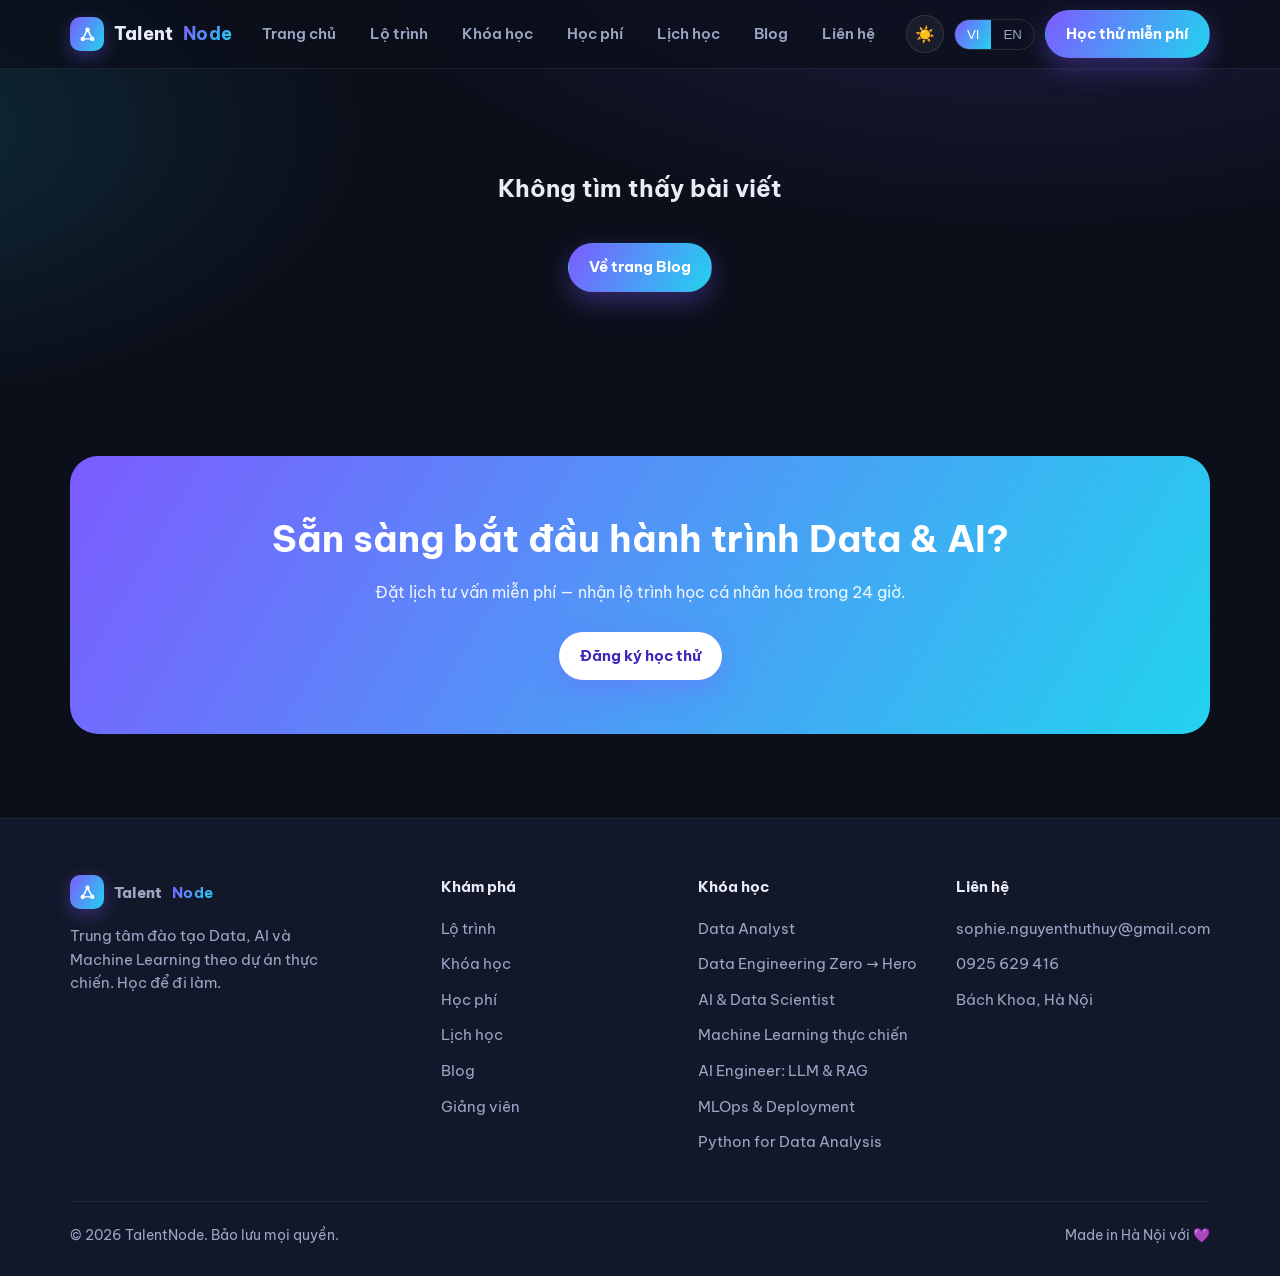
<file: post.html>
<!DOCTYPE html>
<html lang="vi">
<head>
  <meta charset="UTF-8" />
  <meta name="viewport" content="width=device-width, initial-scale=1.0" />
  <title>Bài viết — TalentNode Blog</title>
  <meta name="description" content="Bài viết trên TalentNode Blog về Data, AI, Machine Learning và nghề nghiệp." />
  <link rel="canonical" href="https://sophie-nguyenthuthuy.github.io/talentnode/post.html" />
  <meta property="og:type" content="website" />
  <meta property="og:site_name" content="TalentNode" />
  <meta property="og:title" content="Bài viết — TalentNode Blog" />
  <meta property="og:description" content="Bài viết trên TalentNode Blog về Data, AI, Machine Learning và nghề nghiệp." />
  <meta property="og:url" content="https://sophie-nguyenthuthuy.github.io/talentnode/post.html" />
  <meta property="og:image" content="https://sophie-nguyenthuthuy.github.io/talentnode/assets/og-cover.png" />
  <meta property="og:image:width" content="1200" />
  <meta property="og:image:height" content="630" />
  <meta property="og:locale" content="vi_VN" />
  <meta property="og:locale:alternate" content="en_US" />
  <meta name="twitter:card" content="summary_large_image" />
  <meta name="twitter:title" content="Bài viết — TalentNode Blog" />
  <meta name="twitter:description" content="Bài viết trên TalentNode Blog về Data, AI, Machine Learning và nghề nghiệp." />
  <meta name="twitter:image" content="https://sophie-nguyenthuthuy.github.io/talentnode/assets/og-cover.png" />
  <meta name="theme-color" content="#0b0f1a" />
  <meta name="color-scheme" content="dark light" />
  <link rel="preconnect" href="https://fonts.googleapis.com" />
  <link rel="preconnect" href="https://fonts.gstatic.com" crossorigin />
  <link href="https://fonts.googleapis.com/css2?family=Be+Vietnam+Pro:wght@400;500;600;700;800&family=JetBrains+Mono:wght@400;500&display=swap" rel="stylesheet" />
  <link rel="stylesheet" href="assets/styles.css" />
</head>
<body>
  <div id="site-nav"></div>

  <div id="post-detail"></div>

  <section>
    <div class="container">
      <div class="cta-band">
        <h2 data-i18n="cta.h2">Sẵn sàng bắt đầu hành trình Data & AI?</h2>
        <p data-i18n="cta.p">Đặt lịch tư vấn miễn phí — nhận lộ trình học cá nhân hóa trong 24 giờ.</p>
        <a href="register.html" class="btn btn-primary" data-i18n="cta.btn">Đăng ký học thử</a>
      </div>
    </div>
  </section>

  <div id="site-footer"></div>
  <script src="assets/script.js"></script>
</body>
</html>
</file>
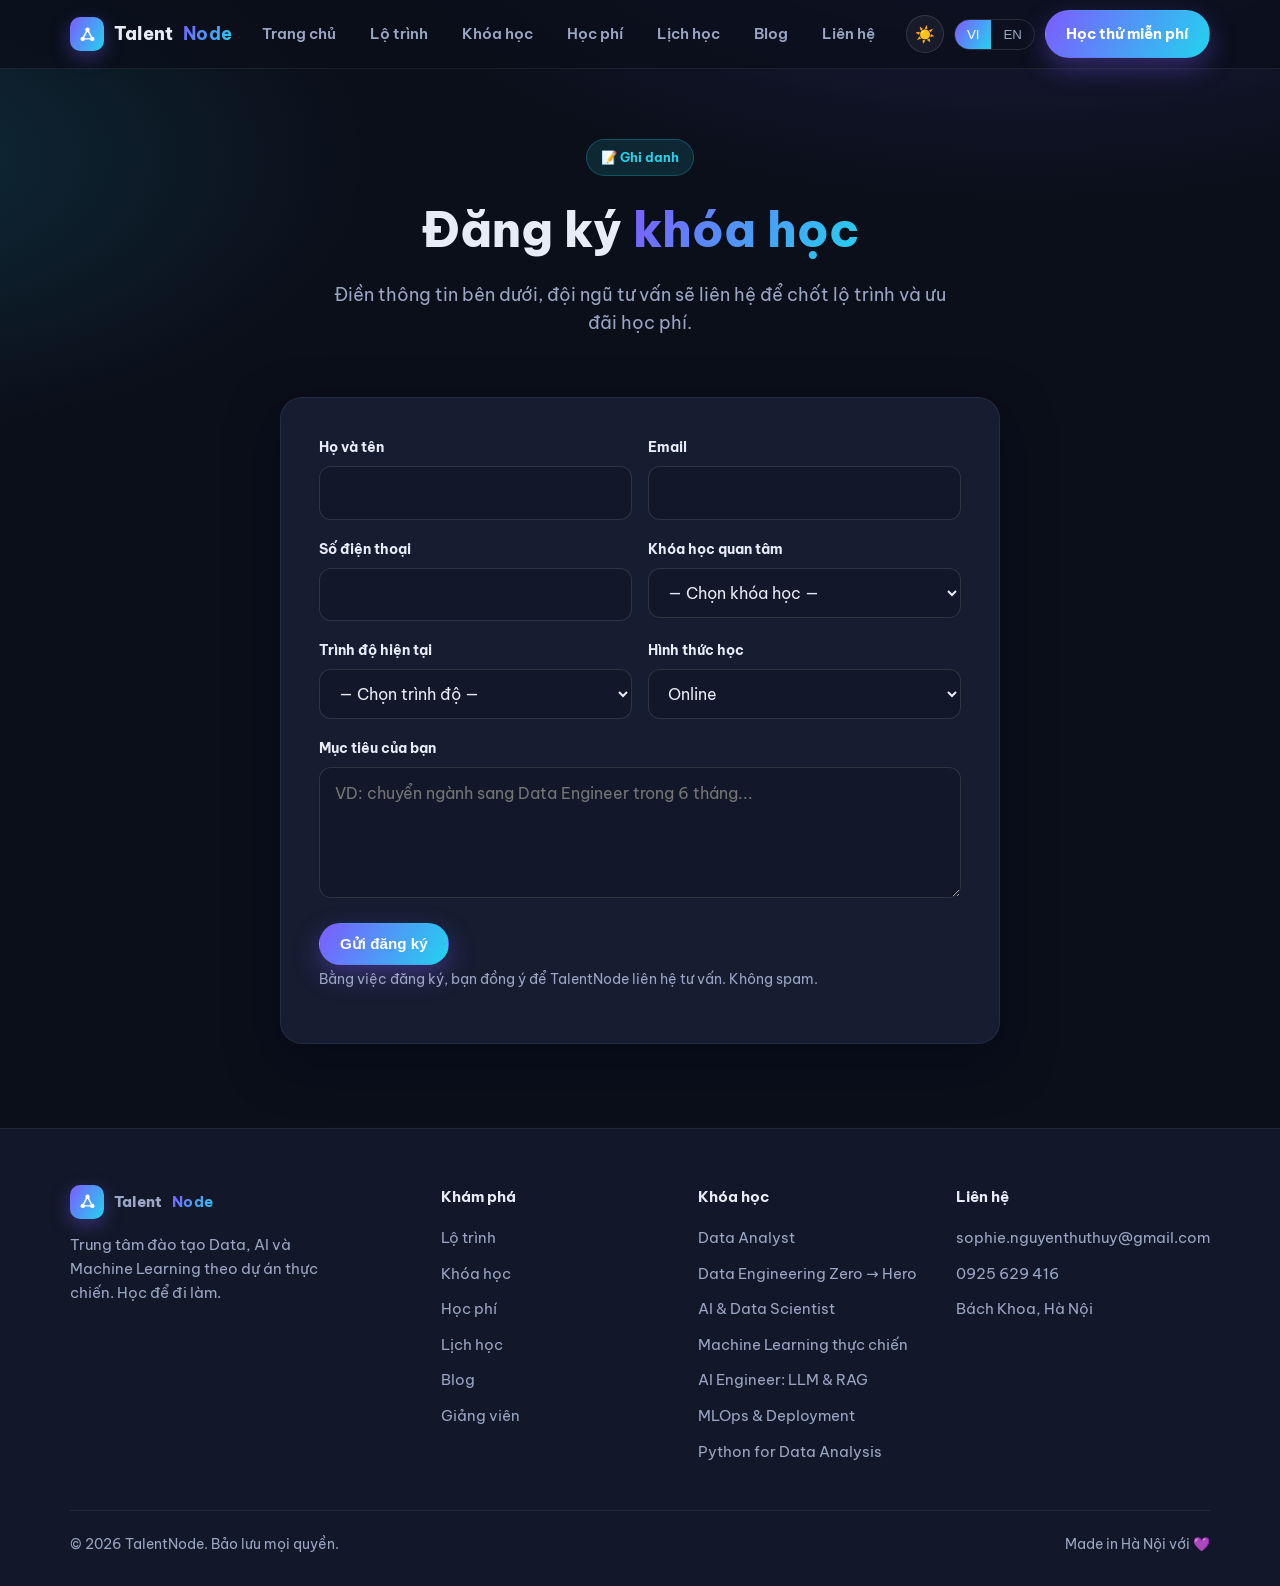
<file: register.html>
<!DOCTYPE html>
<html lang="vi">
<head>
  <meta charset="UTF-8" />
  <meta name="viewport" content="width=device-width, initial-scale=1.0" />
  <title>Đăng ký — TalentNode</title>
  <meta name="description" content="Đăng ký khóa học Data · AI · ML tại TalentNode. Tư vấn lộ trình cá nhân hóa và ưu đãi học phí." />
  <link rel="canonical" href="https://sophie-nguyenthuthuy.github.io/talentnode/register.html" />
  <meta property="og:type" content="website" />
  <meta property="og:site_name" content="TalentNode" />
  <meta property="og:title" content="Đăng ký — TalentNode" />
  <meta property="og:description" content="Đăng ký khóa học Data · AI · ML tại TalentNode. Tư vấn lộ trình cá nhân hóa và ưu đãi học phí." />
  <meta property="og:url" content="https://sophie-nguyenthuthuy.github.io/talentnode/register.html" />
  <meta property="og:image" content="https://sophie-nguyenthuthuy.github.io/talentnode/assets/og-cover.png" />
  <meta property="og:image:width" content="1200" />
  <meta property="og:image:height" content="630" />
  <meta property="og:locale" content="vi_VN" />
  <meta property="og:locale:alternate" content="en_US" />
  <meta name="twitter:card" content="summary_large_image" />
  <meta name="twitter:title" content="Đăng ký — TalentNode" />
  <meta name="twitter:description" content="Đăng ký khóa học Data · AI · ML tại TalentNode. Tư vấn lộ trình cá nhân hóa và ưu đãi học phí." />
  <meta name="twitter:image" content="https://sophie-nguyenthuthuy.github.io/talentnode/assets/og-cover.png" />
  <meta name="theme-color" content="#0b0f1a" />
  <meta name="color-scheme" content="dark light" />
  <link rel="preconnect" href="https://fonts.googleapis.com" />
  <link rel="preconnect" href="https://fonts.gstatic.com" crossorigin />
  <link href="https://fonts.googleapis.com/css2?family=Be+Vietnam+Pro:wght@400;500;600;700;800&family=JetBrains+Mono:wght@400;500&display=swap" rel="stylesheet" />
  <link rel="stylesheet" href="assets/styles.css" />
</head>
<body>
  <div id="site-nav"></div>

  <section class="page-head">
    <div class="container">
      <span class="pill" data-i18n="regPage.pill">📝 Ghi danh</span>
      <h1><span data-i18n="regPage.h1a">Đăng ký</span> <span class="g" data-i18n="regPage.h1b">khóa học</span></h1>
      <p data-i18n="regPage.p">Điền thông tin bên dưới, đội ngũ tư vấn sẽ liên hệ để chốt lộ trình và ưu đãi học phí.</p>
    </div>
  </section>

  <section style="padding-top:20px;">
    <div class="container">
      <div class="form-wrap">
        <div class="form-success" data-i18n="reg.success">🎉 Đăng ký thành công! Tư vấn viên sẽ gọi cho bạn trong 24 giờ tới.</div>
        <form data-demo data-endpoint="https://script.google.com/macros/s/AKfycbxj7GpttU_wzXP_D9bUbsXwJ3I3AqijtLgG0qK2XT9yre3i-K6DKd4Hg3GmAaIP2Gof/exec">
          <input type="hidden" name="_source" value="register" />
          <div class="field-row">
            <div class="field"><label data-i18n="reg.name">Họ và tên</label><input type="text" name="name" required /></div>
            <div class="field"><label data-i18n="reg.email">Email</label><input type="email" name="email" required /></div>
          </div>
          <div class="field-row">
            <div class="field"><label data-i18n="reg.phone">Số điện thoại</label><input type="tel" name="phone" required /></div>
            <div class="field"><label data-i18n="reg.course">Khóa học quan tâm</label>
              <select name="course" required>
                <option value="" data-i18n="reg.coursePick">— Chọn khóa học —</option>
                <option data-i18n="course.da.t">Data Analyst: Phân tích dữ liệu</option>
                <option data-i18n="course.de.t">Data Engineering Zero → Hero</option>
                <option data-i18n="course.ds.t">AI & Data Scientist</option>
                <option data-i18n="course.ml.t">Machine Learning thực chiến</option>
                <option data-i18n="course.ai.t">AI Engineer: LLM & RAG</option>
                <option data-i18n="course.mlops.t">MLOps & Deployment</option>
                <option data-i18n="course.pyda.t">Python for Data Analysis</option>
              </select>
            </div>
          </div>
          <div class="field-row">
            <div class="field"><label data-i18n="reg.level">Trình độ hiện tại</label>
              <select name="level" required>
                <option value="" data-i18n="reg.levelPick">— Chọn trình độ —</option>
                <option data-i18n="reg.lvl1">Mới bắt đầu, chưa biết lập trình</option>
                <option data-i18n="reg.lvl2">Biết cơ bản Python/SQL</option>
                <option data-i18n="reg.lvl3">Đã đi làm, muốn nâng cao</option>
              </select>
            </div>
            <div class="field"><label data-i18n="reg.mode">Hình thức học</label>
              <select name="mode">
                <option data-i18n="reg.online">Online</option>
              </select>
            </div>
          </div>
          <div class="field"><label data-i18n="reg.goal">Mục tiêu của bạn</label><textarea rows="4" name="goal" data-i18n-ph="reg.goalPh" placeholder="VD: chuyển ngành sang Data Engineer trong 6 tháng..."></textarea></div>
          <button type="submit" class="btn btn-primary" data-i18n="reg.submit">Gửi đăng ký</button>
          <p class="form-note" data-i18n="reg.note">Bằng việc đăng ký, bạn đồng ý để TalentNode liên hệ tư vấn. Không spam.</p>
        </form>
      </div>
    </div>
  </section>

  <div id="site-footer"></div>

  <script src="assets/script.js"></script>
</body>
</html>
</file>
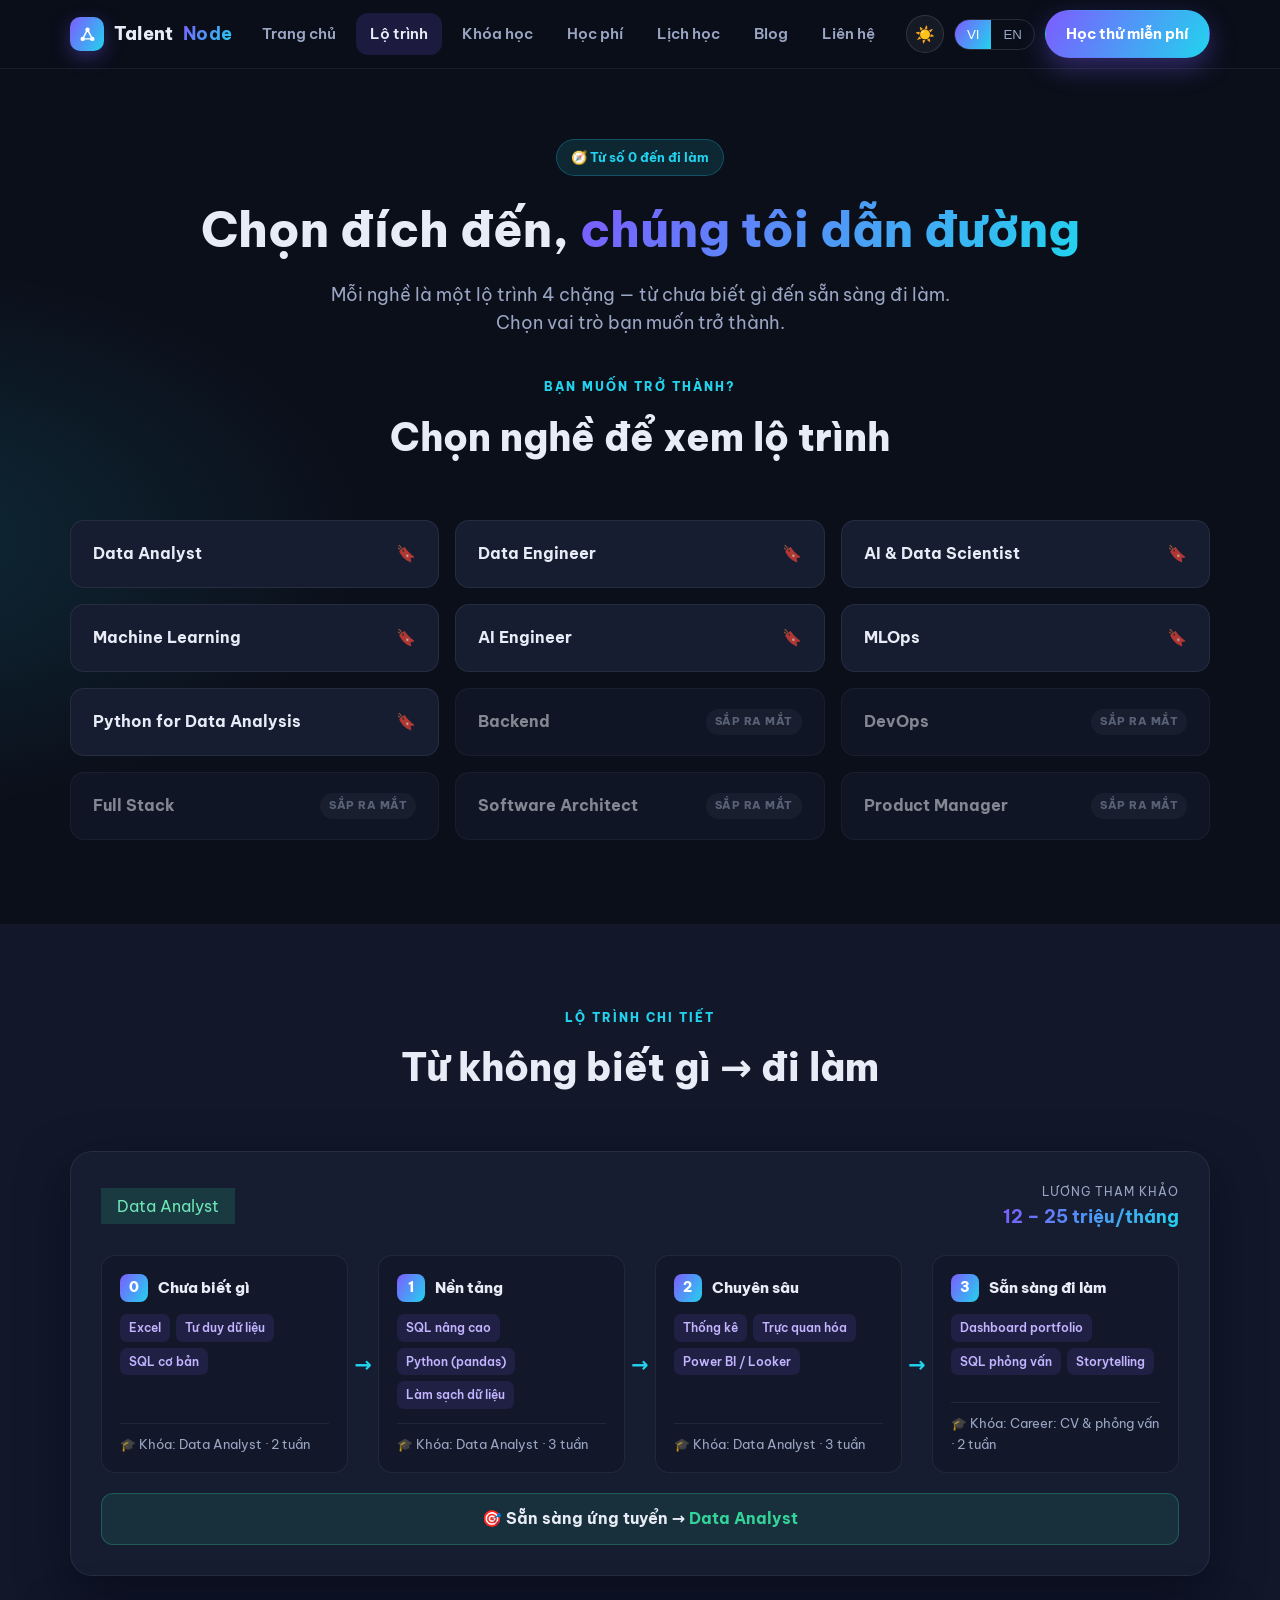
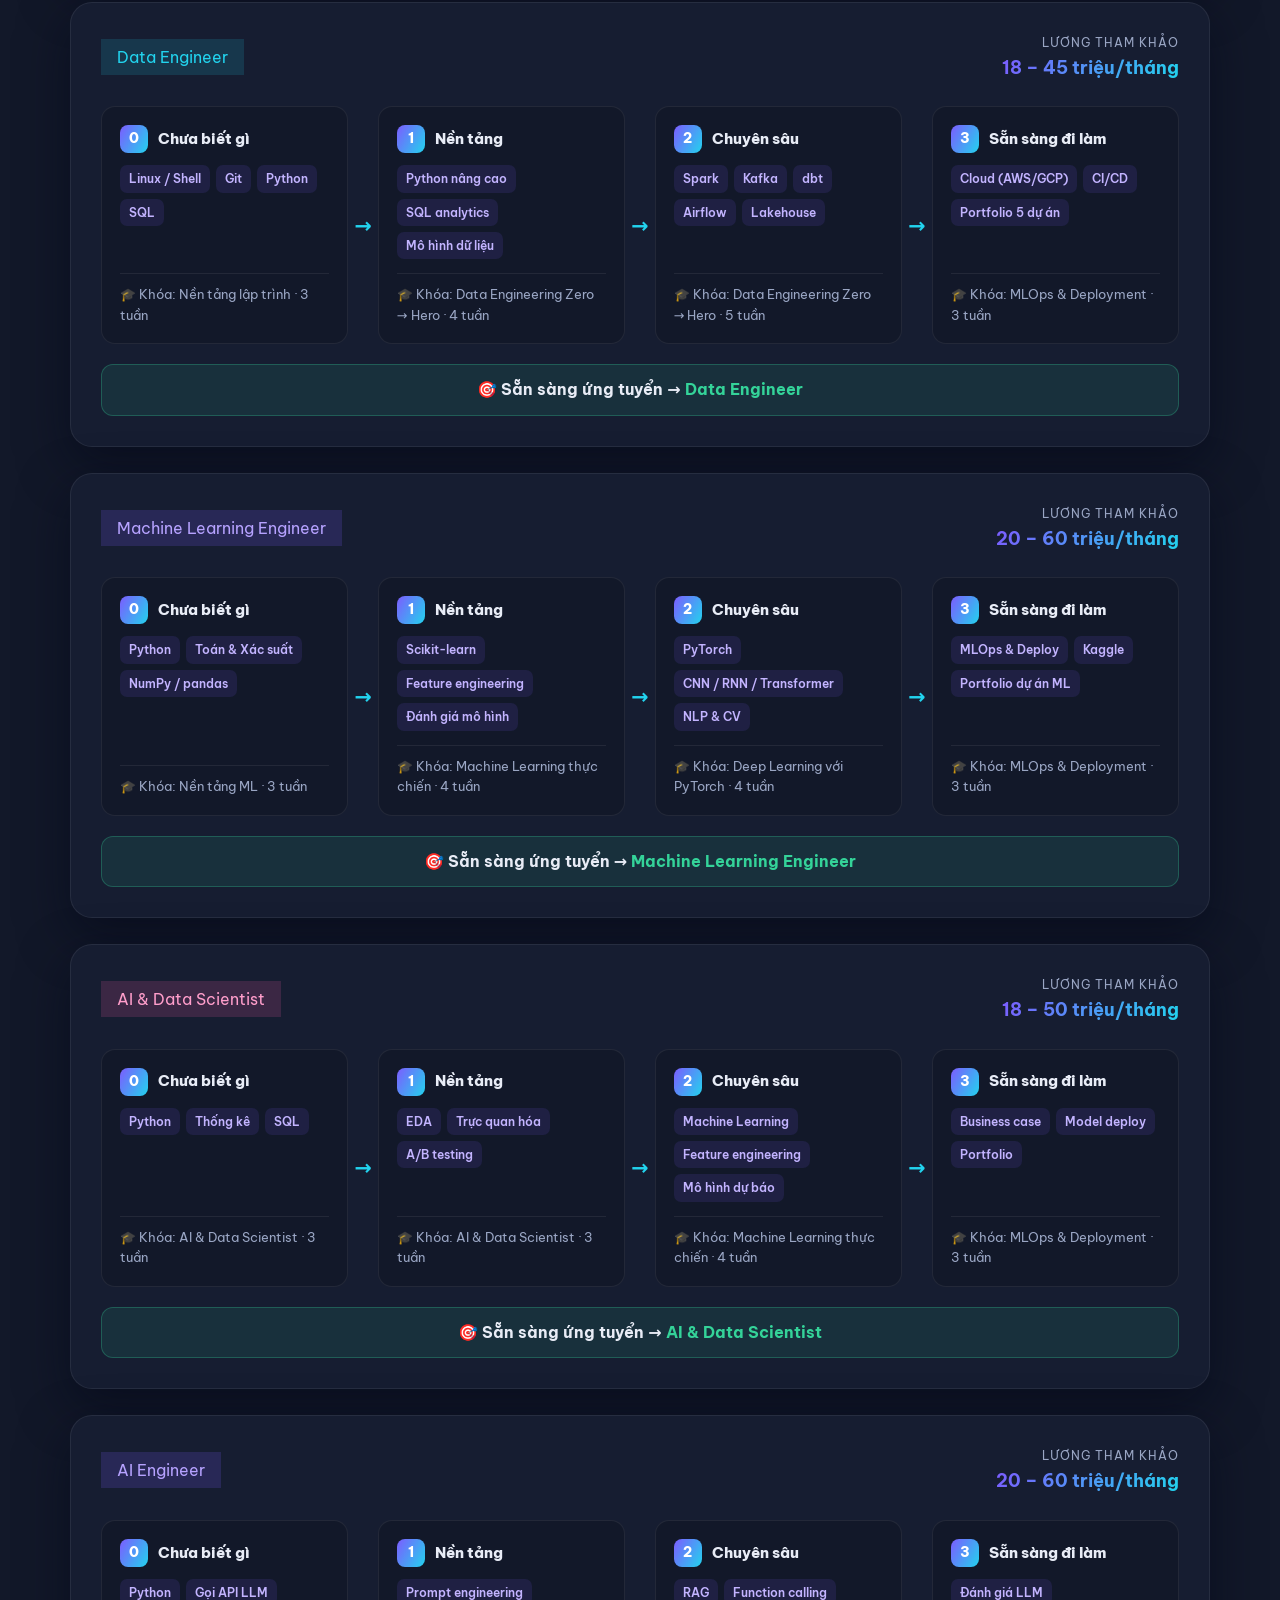
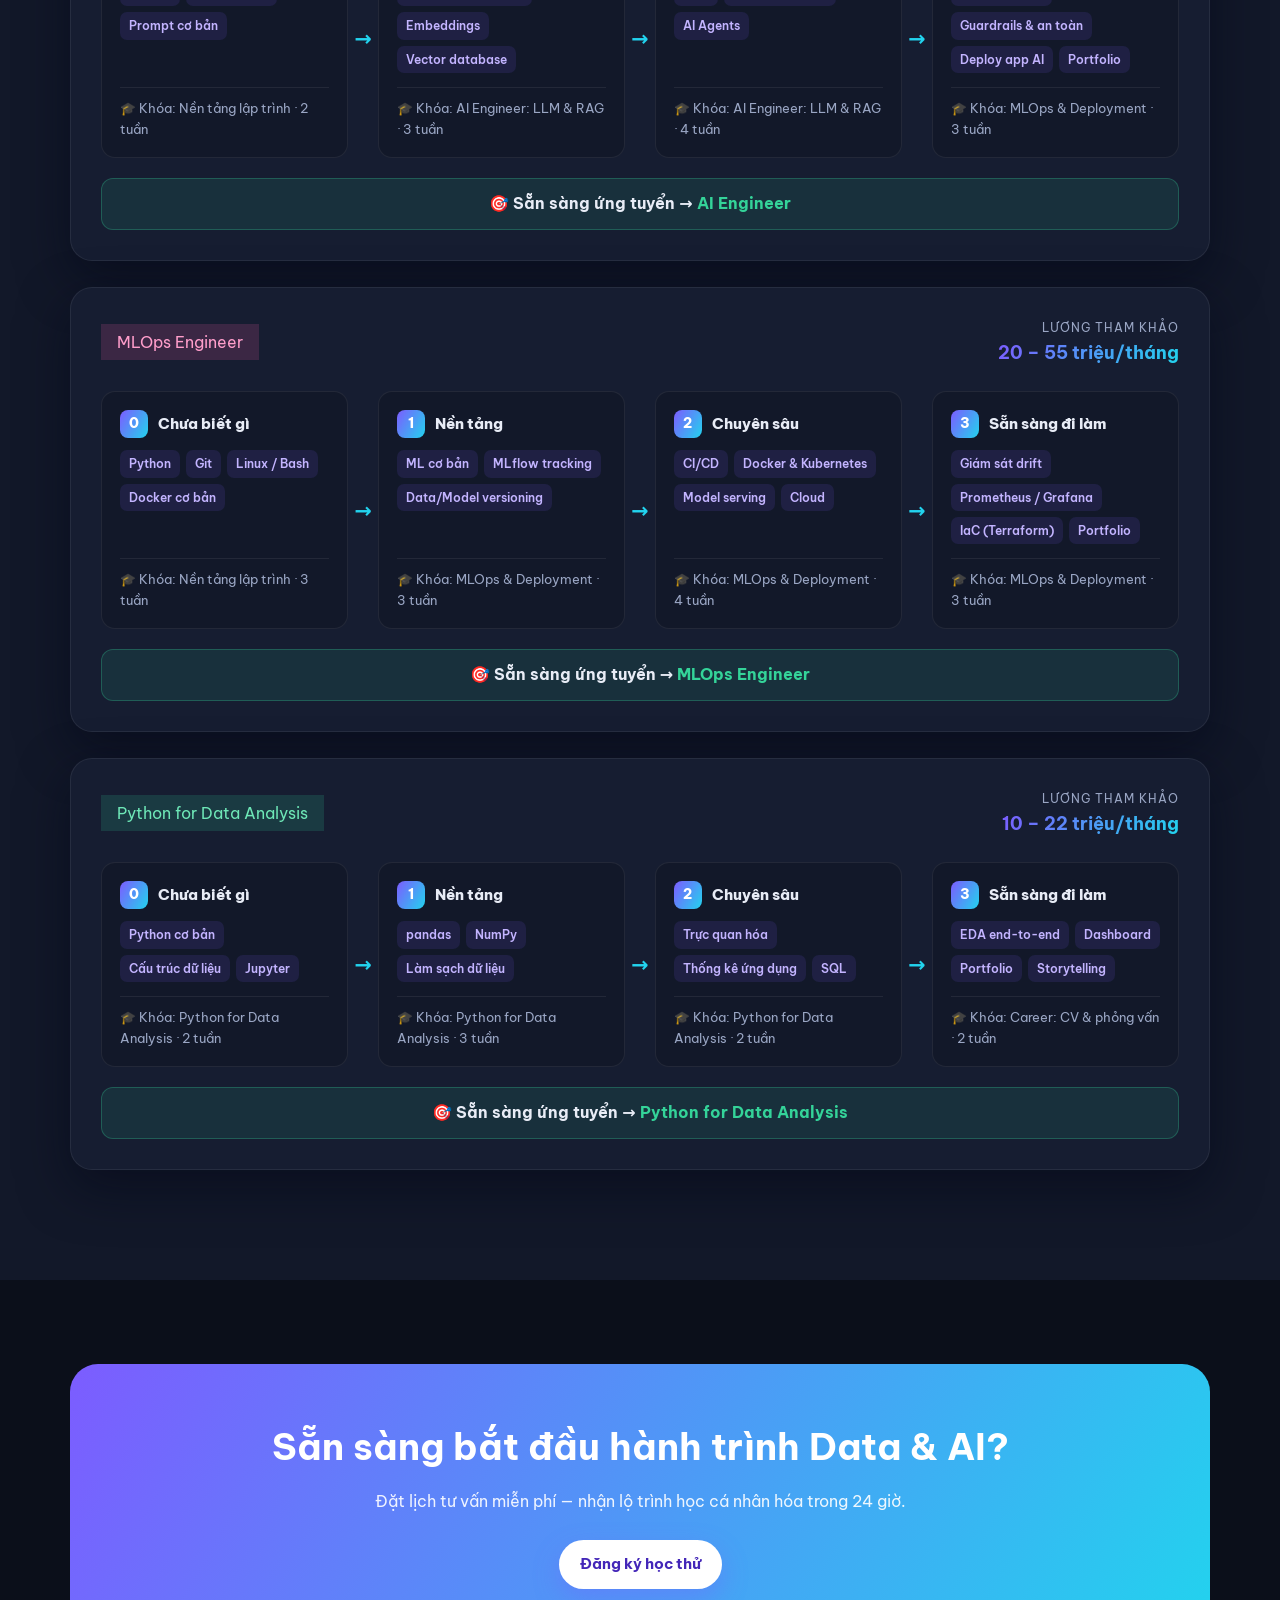
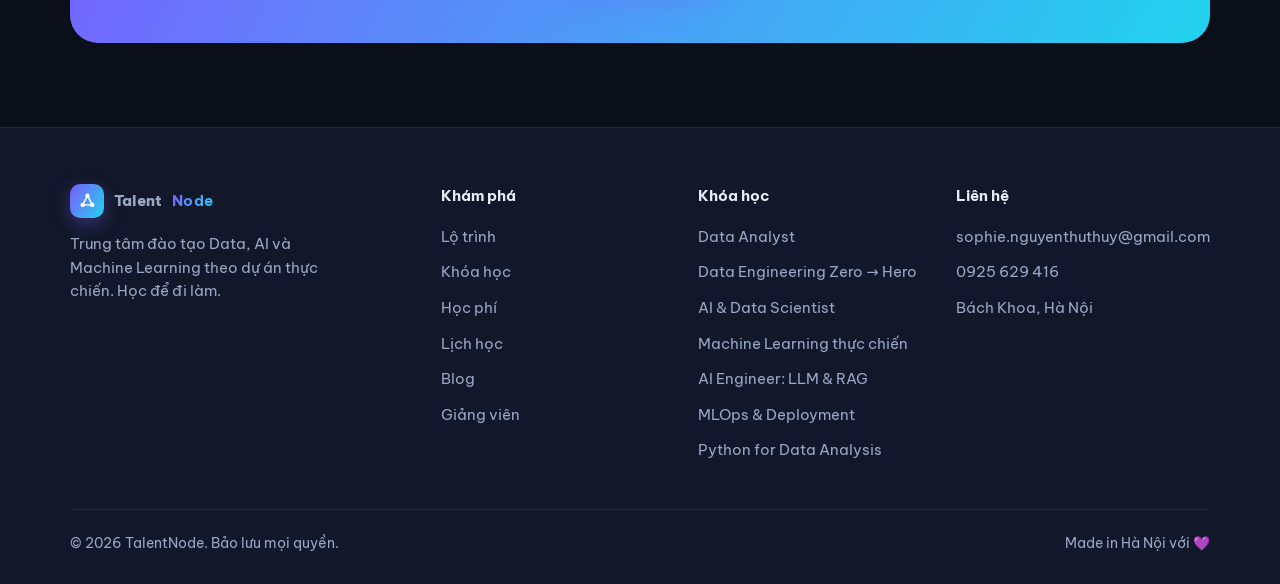
<file: roadmap.html>
<!DOCTYPE html>
<html lang="vi">
<head>
  <meta charset="UTF-8" />
  <meta name="viewport" content="width=device-width, initial-scale=1.0" />
  <title>Lộ trình học — TalentNode</title>
  <meta name="description" content="Lộ trình học Data · AI · ML từ không biết gì đến đi làm. Chọn nghề, xem 4 chặng và khóa học tương ứng." />
  <link rel="canonical" href="https://sophie-nguyenthuthuy.github.io/talentnode/roadmap.html" />
  <meta property="og:type" content="website" />
  <meta property="og:site_name" content="TalentNode" />
  <meta property="og:title" content="Lộ trình học — TalentNode" />
  <meta property="og:description" content="Lộ trình học Data · AI · ML từ không biết gì đến đi làm. Chọn nghề, xem 4 chặng và khóa học tương ứng." />
  <meta property="og:url" content="https://sophie-nguyenthuthuy.github.io/talentnode/roadmap.html" />
  <meta property="og:image" content="https://sophie-nguyenthuthuy.github.io/talentnode/assets/og-cover.png" />
  <meta property="og:image:width" content="1200" />
  <meta property="og:image:height" content="630" />
  <meta property="og:locale" content="vi_VN" />
  <meta property="og:locale:alternate" content="en_US" />
  <meta name="twitter:card" content="summary_large_image" />
  <meta name="twitter:title" content="Lộ trình học — TalentNode" />
  <meta name="twitter:description" content="Lộ trình học Data · AI · ML từ không biết gì đến đi làm. Chọn nghề, xem 4 chặng và khóa học tương ứng." />
  <meta name="twitter:image" content="https://sophie-nguyenthuthuy.github.io/talentnode/assets/og-cover.png" />
  <meta name="theme-color" content="#0b0f1a" />
  <meta name="color-scheme" content="dark light" />
  <link rel="preconnect" href="https://fonts.googleapis.com" />
  <link rel="preconnect" href="https://fonts.gstatic.com" crossorigin />
  <link href="https://fonts.googleapis.com/css2?family=Be+Vietnam+Pro:wght@400;500;600;700;800&family=JetBrains+Mono:wght@400;500&display=swap" rel="stylesheet" />
  <link rel="stylesheet" href="assets/styles.css" />
</head>
<body>
  <div id="site-nav"></div>

  <section class="page-head">
    <div class="container">
      <span class="pill" data-i18n="roadmapPage.pill">🧭 Từ số 0 đến đi làm</span>
      <h1><span data-i18n="roadmapPage.h1a">Chọn đích đến,</span> <span class="g" data-i18n="roadmapPage.h1b">chúng tôi dẫn đường</span></h1>
      <p data-i18n="roadmapPage.p">Mỗi nghề là một lộ trình 4 chặng — từ chưa biết gì đến sẵn sàng đi làm. Chọn vai trò bạn muốn trở thành.</p>
    </div>
  </section>

  <section style="padding-top:0;">
    <div class="container">
      <div class="head"><div class="kicker" data-i18n="roadmap.destKicker">Bạn muốn trở thành?</div><h2 data-i18n="roadmap.destH2">Chọn nghề để xem lộ trình</h2></div>
      <div id="roadmap-dest" class="dest-grid"></div>
    </div>
  </section>

  <section style="background:var(--bg-soft);">
    <div class="container">
      <div class="head"><div class="kicker" data-i18n="roadmap.pathKicker">Lộ trình chi tiết</div><h2 data-i18n="roadmap.pathH2">Từ không biết gì → đi làm</h2></div>
      <div id="roadmap-tracks"></div>
    </div>
  </section>

  <section>
    <div class="container">
      <div class="cta-band">
        <h2 data-i18n="cta.h2">Sẵn sàng bắt đầu hành trình Data & AI?</h2>
        <p data-i18n="cta.p">Đặt lịch tư vấn miễn phí — nhận lộ trình học cá nhân hóa trong 24 giờ.</p>
        <a href="register.html" class="btn btn-primary" data-i18n="cta.btn">Đăng ký học thử</a>
      </div>
    </div>
  </section>

  <div id="site-footer"></div>
  <script src="assets/script.js"></script>
</body>
</html>
</file>
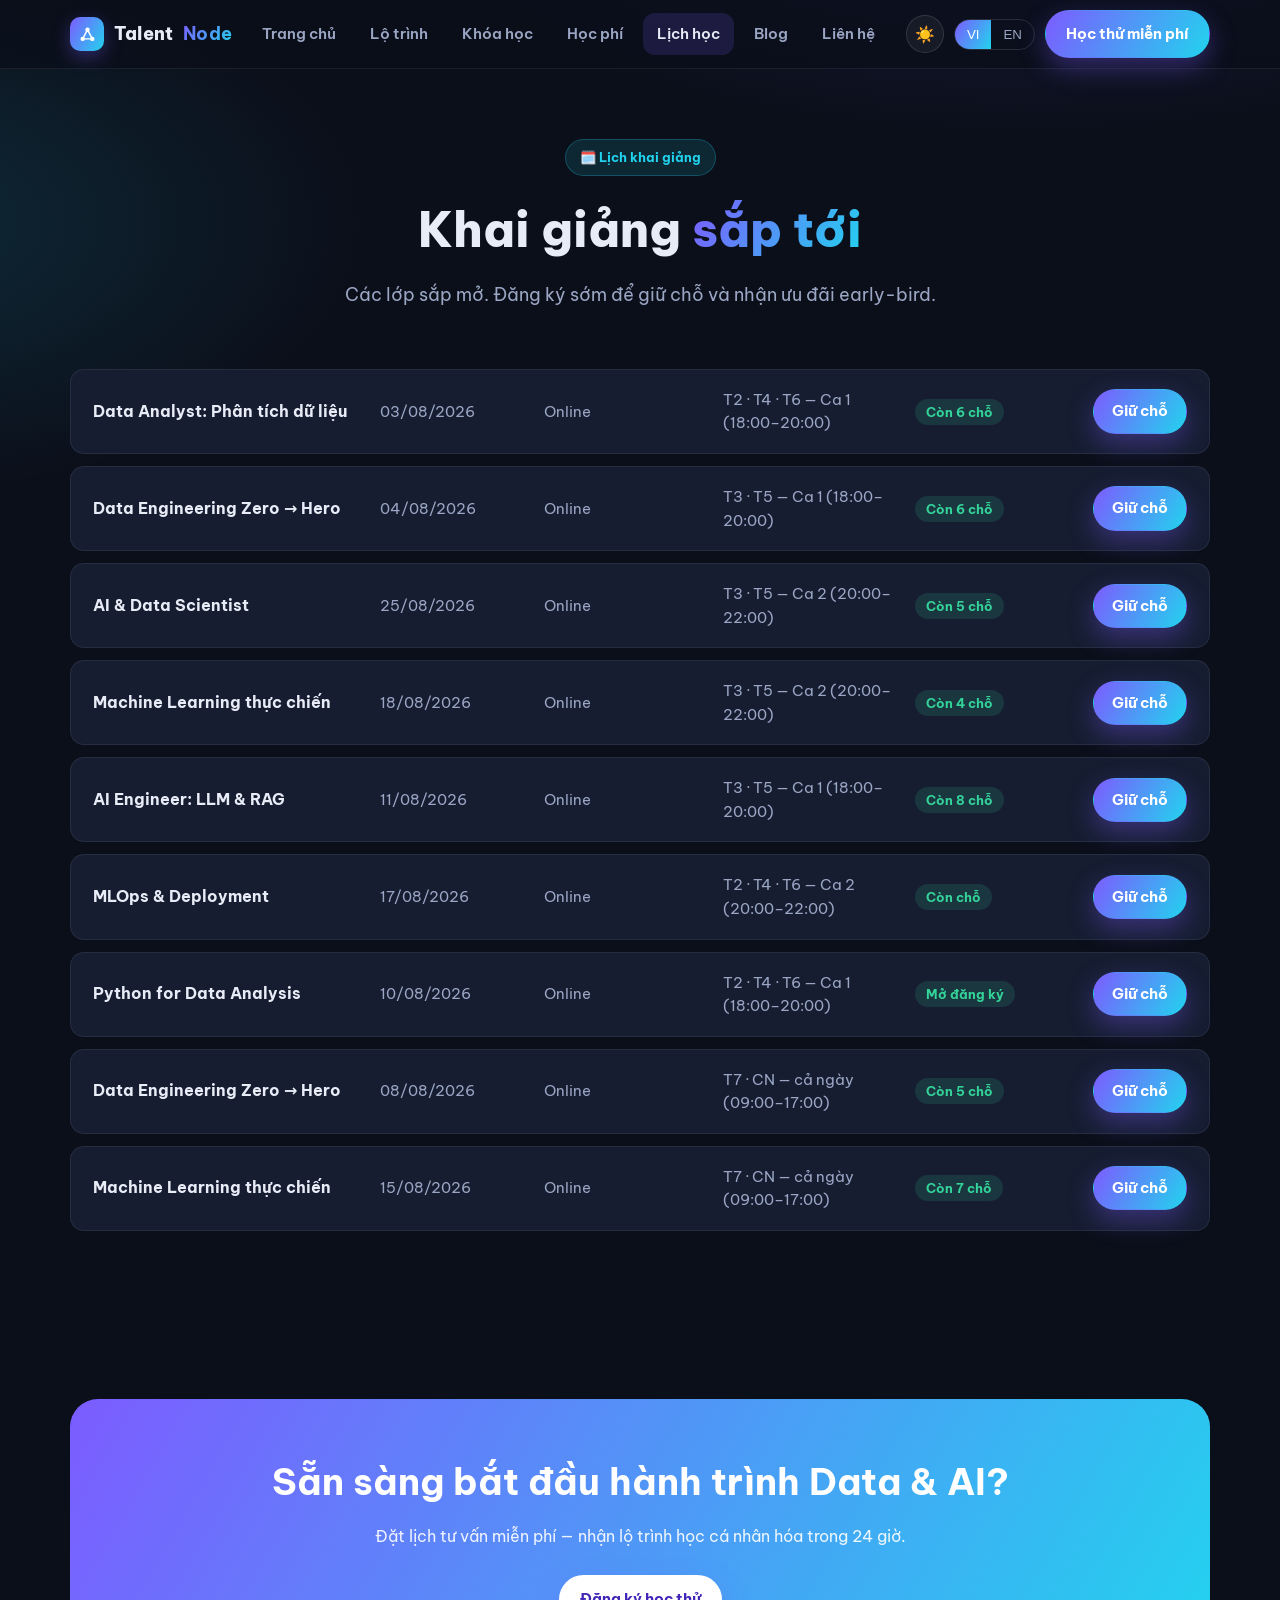
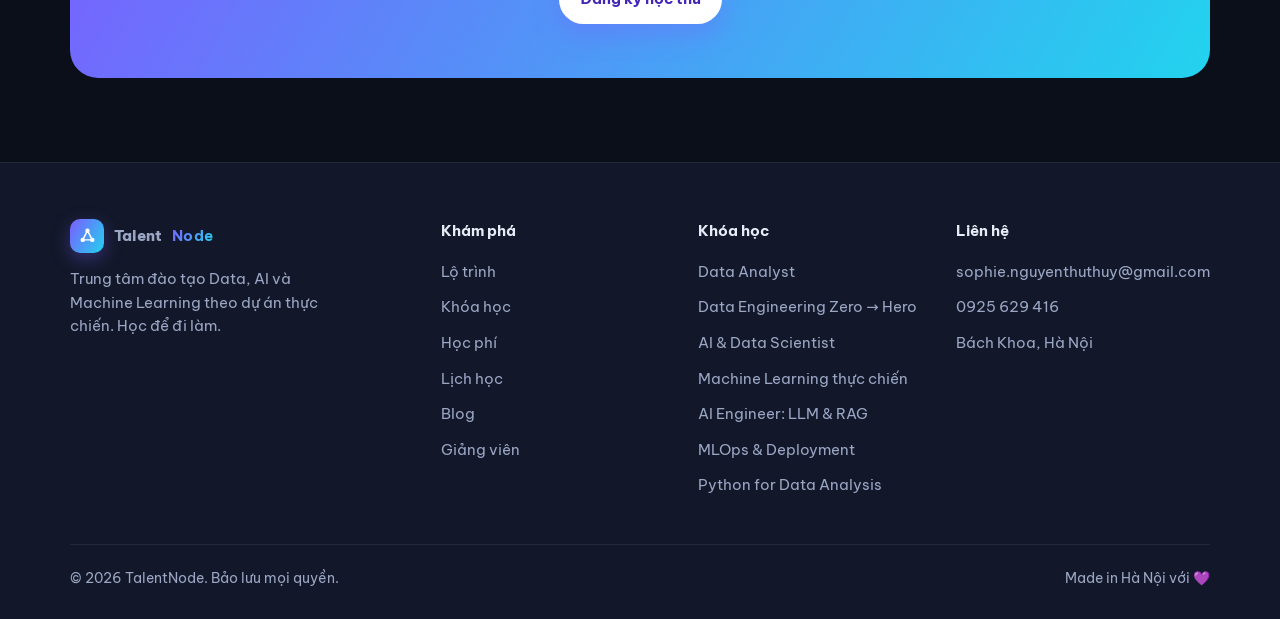
<file: schedule.html>
<!DOCTYPE html>
<html lang="vi">
<head>
  <meta charset="UTF-8" />
  <meta name="viewport" content="width=device-width, initial-scale=1.0" />
  <title>Lịch khai giảng — TalentNode</title>
  <meta name="description" content="Lịch khai giảng các lớp Data · AI · ML sắp tới tại TalentNode. Đăng ký sớm để giữ chỗ." />
  <link rel="canonical" href="https://sophie-nguyenthuthuy.github.io/talentnode/schedule.html" />
  <meta property="og:type" content="website" />
  <meta property="og:site_name" content="TalentNode" />
  <meta property="og:title" content="Lịch khai giảng — TalentNode" />
  <meta property="og:description" content="Lịch khai giảng các lớp Data · AI · ML sắp tới tại TalentNode. Đăng ký sớm để giữ chỗ." />
  <meta property="og:url" content="https://sophie-nguyenthuthuy.github.io/talentnode/schedule.html" />
  <meta property="og:image" content="https://sophie-nguyenthuthuy.github.io/talentnode/assets/og-cover.png" />
  <meta property="og:image:width" content="1200" />
  <meta property="og:image:height" content="630" />
  <meta property="og:locale" content="vi_VN" />
  <meta property="og:locale:alternate" content="en_US" />
  <meta name="twitter:card" content="summary_large_image" />
  <meta name="twitter:title" content="Lịch khai giảng — TalentNode" />
  <meta name="twitter:description" content="Lịch khai giảng các lớp Data · AI · ML sắp tới tại TalentNode. Đăng ký sớm để giữ chỗ." />
  <meta name="twitter:image" content="https://sophie-nguyenthuthuy.github.io/talentnode/assets/og-cover.png" />
  <meta name="theme-color" content="#0b0f1a" />
  <meta name="color-scheme" content="dark light" />
  <link rel="preconnect" href="https://fonts.googleapis.com" />
  <link rel="preconnect" href="https://fonts.gstatic.com" crossorigin />
  <link href="https://fonts.googleapis.com/css2?family=Be+Vietnam+Pro:wght@400;500;600;700;800&family=JetBrains+Mono:wght@400;500&display=swap" rel="stylesheet" />
  <link rel="stylesheet" href="assets/styles.css" />
</head>
<body>
  <div id="site-nav"></div>

  <section class="page-head">
    <div class="container">
      <span class="pill" data-i18n="schedPage.pill">🗓️ Lịch khai giảng</span>
      <h1><span data-i18n="schedPage.h1a">Khai giảng</span> <span class="g" data-i18n="schedPage.h1b">sắp tới</span></h1>
      <p data-i18n="schedPage.p">Các lớp sắp mở. Đăng ký sớm để giữ chỗ và nhận ưu đãi early-bird.</p>
    </div>
  </section>

  <section style="padding-top:20px;">
    <div class="container">
      <div id="schedule-list" class="sched-list"></div>
    </div>
  </section>

  <section>
    <div class="container">
      <div class="cta-band">
        <h2 data-i18n="cta.h2">Sẵn sàng bắt đầu hành trình Data & AI?</h2>
        <p data-i18n="cta.p">Đặt lịch tư vấn miễn phí — nhận lộ trình học cá nhân hóa trong 24 giờ.</p>
        <a href="register.html" class="btn btn-primary" data-i18n="cta.btn">Đăng ký học thử</a>
      </div>
    </div>
  </section>

  <div id="site-footer"></div>
  <script src="assets/script.js"></script>
</body>
</html>
</file>
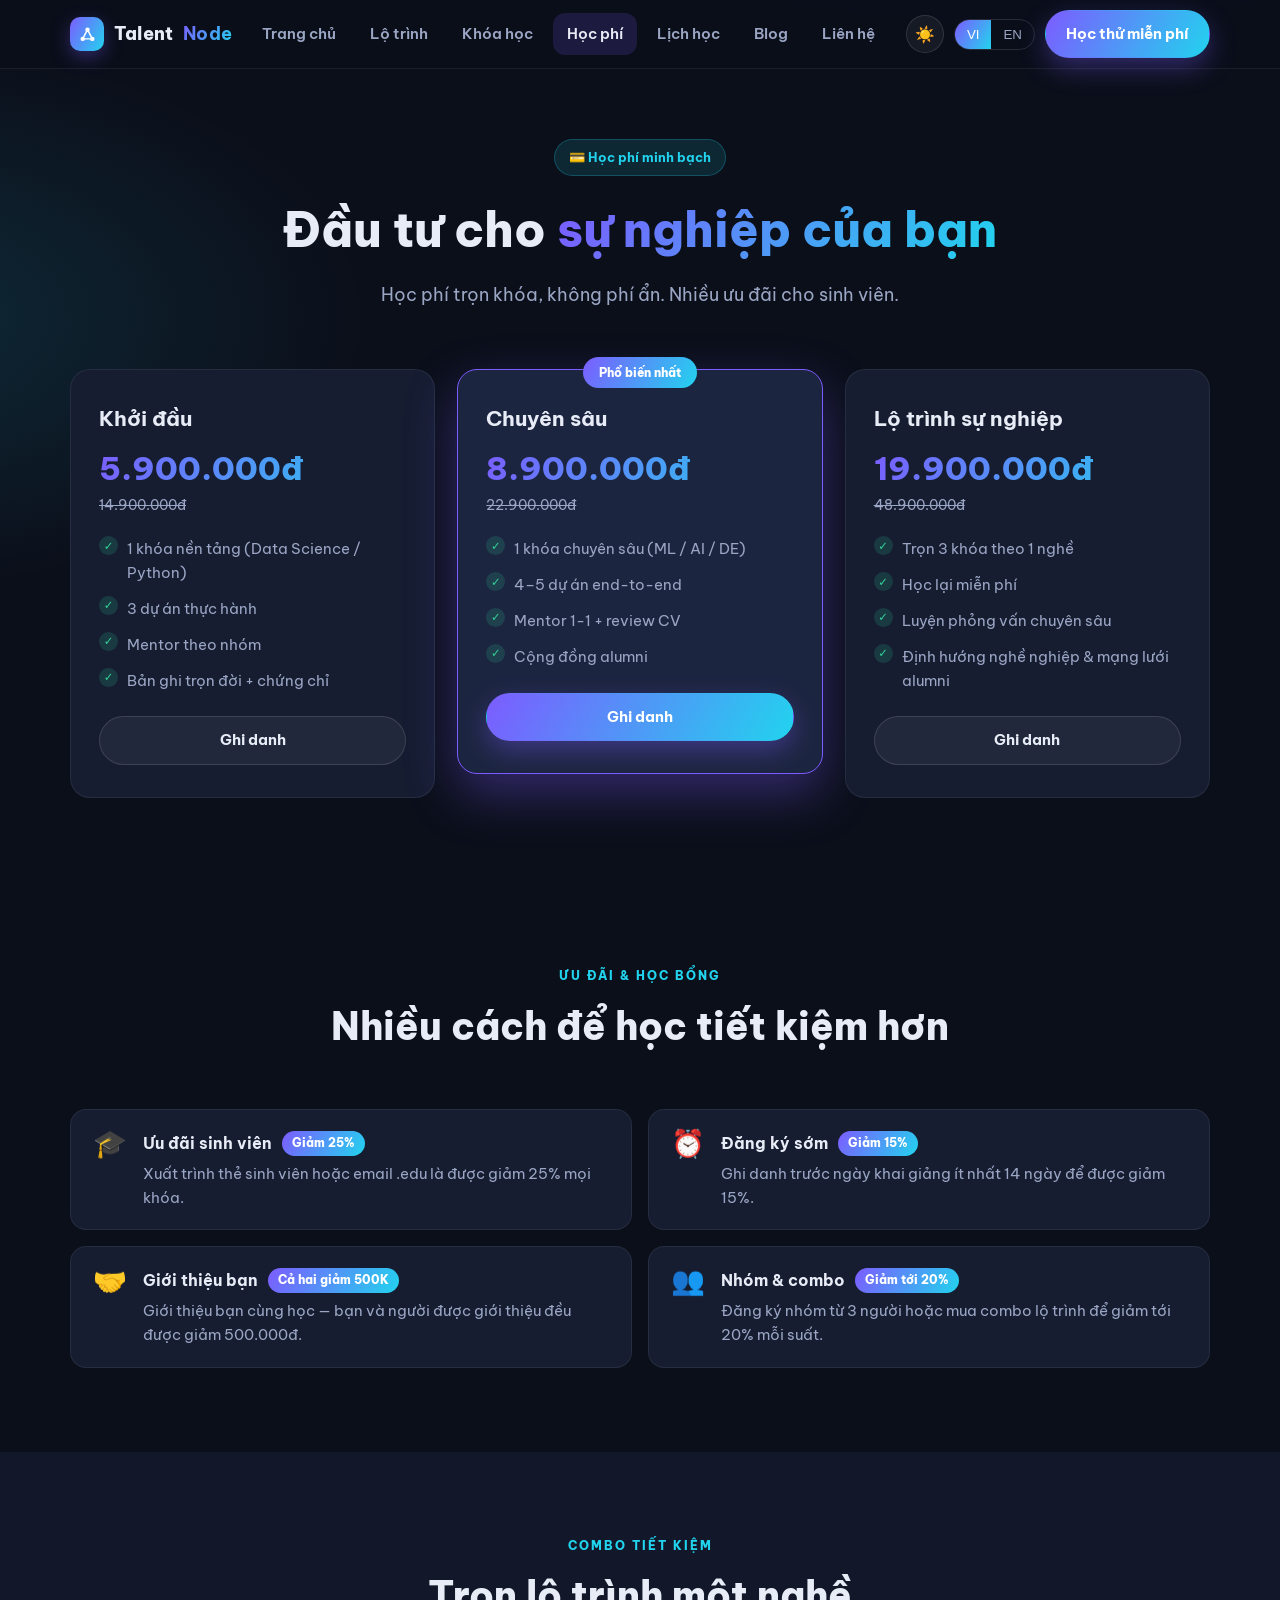
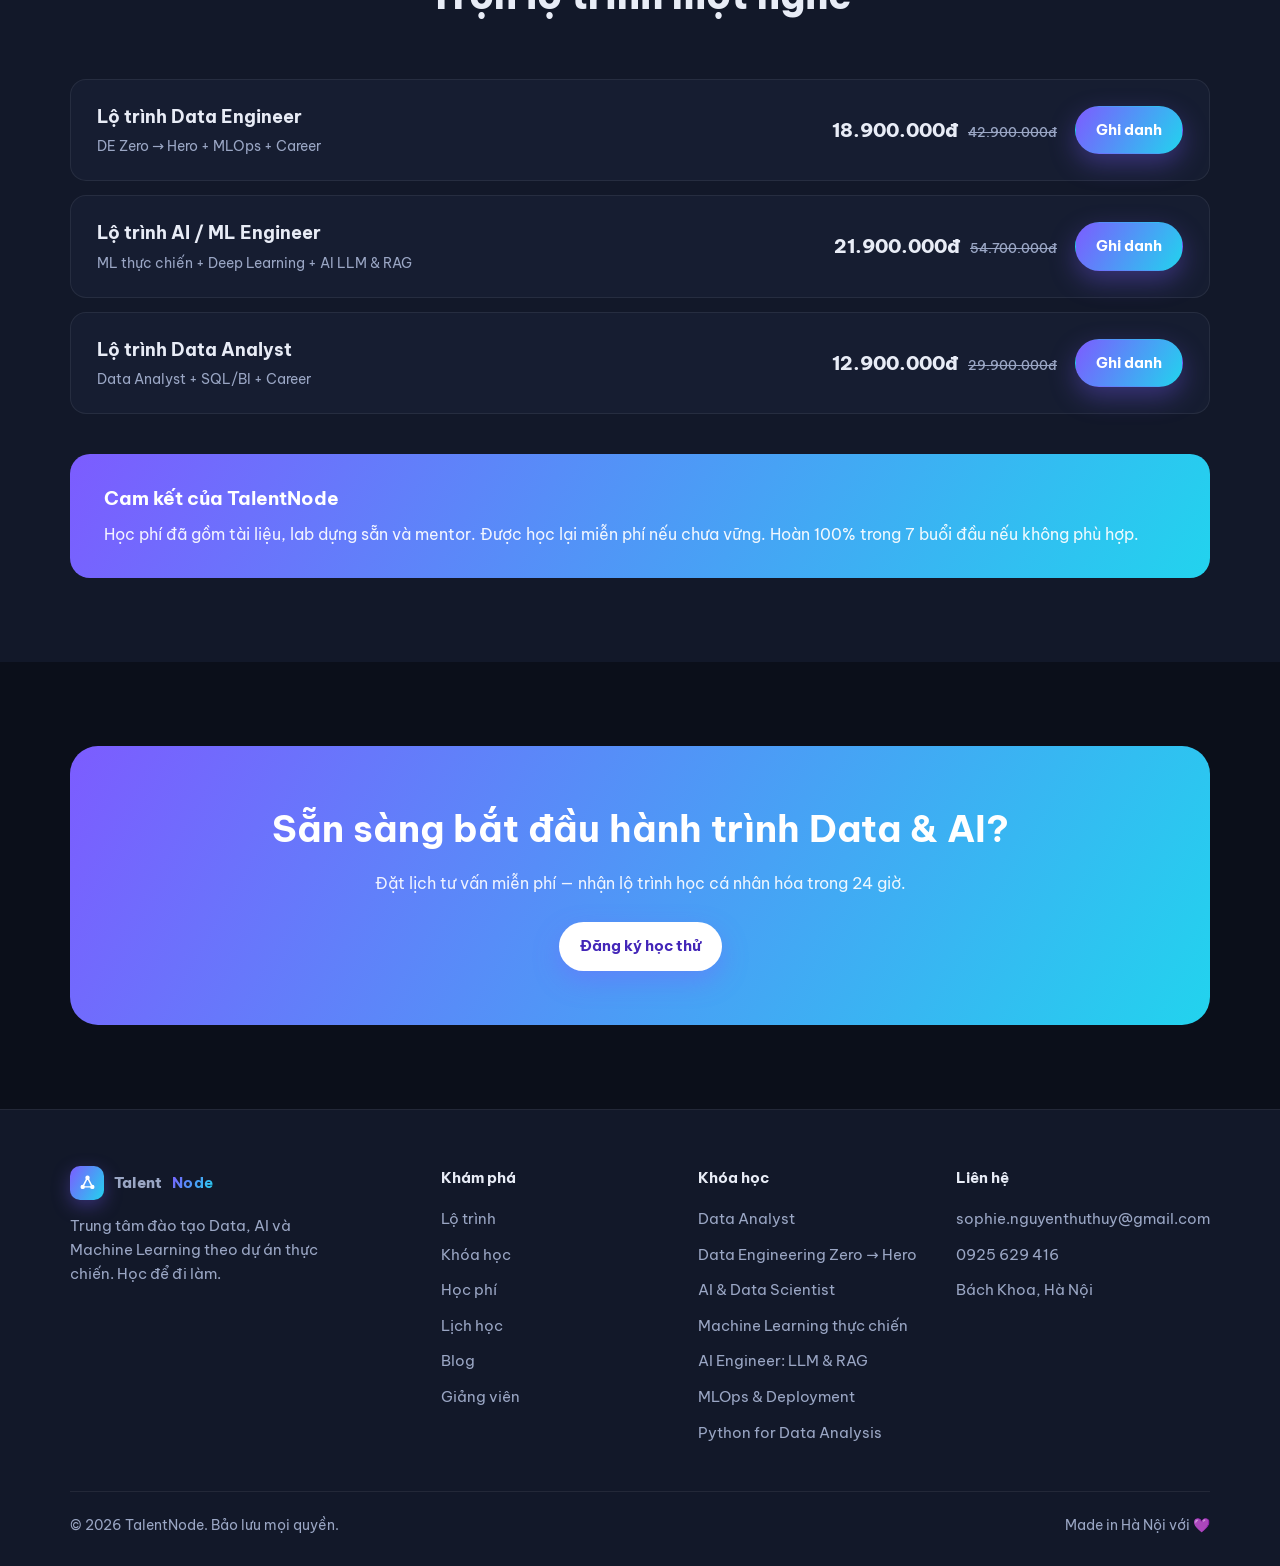
<file: tuition.html>
<!DOCTYPE html>
<html lang="vi">
<head>
  <meta charset="UTF-8" />
  <meta name="viewport" content="width=device-width, initial-scale=1.0" />
  <title>Học phí — TalentNode</title>
  <meta name="description" content="Học phí các khóa Data · AI · ML tại TalentNode. Gói học và combo lộ trình." />
  <link rel="canonical" href="https://sophie-nguyenthuthuy.github.io/talentnode/tuition.html" />
  <meta property="og:type" content="website" />
  <meta property="og:site_name" content="TalentNode" />
  <meta property="og:title" content="Học phí — TalentNode" />
  <meta property="og:description" content="Học phí các khóa Data · AI · ML tại TalentNode. Gói học và combo lộ trình." />
  <meta property="og:url" content="https://sophie-nguyenthuthuy.github.io/talentnode/tuition.html" />
  <meta property="og:image" content="https://sophie-nguyenthuthuy.github.io/talentnode/assets/og-cover.png" />
  <meta property="og:image:width" content="1200" />
  <meta property="og:image:height" content="630" />
  <meta property="og:locale" content="vi_VN" />
  <meta property="og:locale:alternate" content="en_US" />
  <meta name="twitter:card" content="summary_large_image" />
  <meta name="twitter:title" content="Học phí — TalentNode" />
  <meta name="twitter:description" content="Học phí các khóa Data · AI · ML tại TalentNode. Gói học và combo lộ trình." />
  <meta name="twitter:image" content="https://sophie-nguyenthuthuy.github.io/talentnode/assets/og-cover.png" />
  <meta name="theme-color" content="#0b0f1a" />
  <meta name="color-scheme" content="dark light" />
  <link rel="preconnect" href="https://fonts.googleapis.com" />
  <link rel="preconnect" href="https://fonts.gstatic.com" crossorigin />
  <link href="https://fonts.googleapis.com/css2?family=Be+Vietnam+Pro:wght@400;500;600;700;800&family=JetBrains+Mono:wght@400;500&display=swap" rel="stylesheet" />
  <link rel="stylesheet" href="assets/styles.css" />
</head>
<body>
  <div id="site-nav"></div>

  <section class="page-head">
    <div class="container">
      <span class="pill" data-i18n="tuitionPage.pill">💳 Học phí minh bạch</span>
      <h1><span data-i18n="tuitionPage.h1a">Đầu tư cho</span> <span class="g" data-i18n="tuitionPage.h1b">sự nghiệp của bạn</span></h1>
      <p data-i18n="tuitionPage.p">Học phí trọn khóa, không phí ẩn. Nhiều ưu đãi cho sinh viên.</p>
    </div>
  </section>

  <section style="padding-top:20px;">
    <div class="container">
      <div id="pricing-plans" class="plans"></div>
    </div>
  </section>

  <section>
    <div class="container">
      <div class="head"><div class="kicker" data-i18n="tuition.discKicker">Ưu đãi & học bổng</div><h2 data-i18n="tuition.discH2">Nhiều cách để học tiết kiệm hơn</h2></div>
      <div id="pricing-discounts" class="discounts"></div>
    </div>
  </section>

  <section style="background:var(--bg-soft);">
    <div class="container">
      <div class="head"><div class="kicker" data-i18n="tuition.comboKicker">Combo tiết kiệm</div><h2 data-i18n="tuition.comboH2">Trọn lộ trình một nghề</h2></div>
      <div id="pricing-combos"></div>
      <div class="promise">
        <h3 data-i18n="tuition.noteTitle">Cam kết của TalentNode</h3>
        <p data-i18n="tuition.note">Học phí đã gồm tài liệu, lab dựng sẵn và mentor. Được học lại miễn phí nếu chưa vững. Hoàn 100% trong 7 buổi đầu nếu không phù hợp.</p>
      </div>
    </div>
  </section>

  <section>
    <div class="container">
      <div class="cta-band">
        <h2 data-i18n="cta.h2">Sẵn sàng bắt đầu hành trình Data & AI?</h2>
        <p data-i18n="cta.p">Đặt lịch tư vấn miễn phí — nhận lộ trình học cá nhân hóa trong 24 giờ.</p>
        <a href="register.html" class="btn btn-primary" data-i18n="cta.btn">Đăng ký học thử</a>
      </div>
    </div>
  </section>

  <div id="site-footer"></div>
  <script src="assets/script.js"></script>
</body>
</html>
</file>
<file: assets/styles.css>
/* ===== TalentNode — energetic data/AI/ML school ===== */
:root {
  --bg: #0b0f1a;
  --bg-soft: #121829;
  --card: #161d31;
  --card-hover: #1c2540;
  --text: #e8ecf6;
  --muted: #9aa6c4;
  --brand: #7c5cff;
  --brand-2: #22d3ee;
  --accent: #ff5ca8;
  --ok: #34d399;
  --grad: linear-gradient(120deg, #7c5cff 0%, #22d3ee 100%);
  --grad-warm: linear-gradient(120deg, #ff5ca8 0%, #ff9d5c 100%);
  --ring: rgba(124, 92, 255, 0.35);
  --radius: 18px;
  --shadow: 0 18px 50px rgba(3, 8, 24, 0.55);
  --maxw: 1140px;
  --border: rgba(255, 255, 255, .07);
  --border-strong: rgba(255, 255, 255, .12);
  --surface-2: rgba(255, 255, 255, .05);
  --hover: rgba(255, 255, 255, .09);
  --nav-bg: rgba(11, 15, 26, 0.72);
  --bg-grad-1: rgba(124, 92, 255, .20);
  --bg-grad-2: rgba(34, 211, 238, .14);
}

:root[data-theme="light"] {
  --bg: #f6f8fc;
  --bg-soft: #eef2f9;
  --card: #ffffff;
  --card-hover: #f3f6fd;
  --text: #0f1729;
  --muted: #55617a;
  --shadow: 0 18px 44px rgba(30, 41, 82, .12);
  --border: rgba(15, 23, 42, .10);
  --border-strong: rgba(15, 23, 42, .16);
  --surface-2: rgba(15, 23, 42, .04);
  --hover: rgba(15, 23, 42, .07);
  --nav-bg: rgba(255, 255, 255, 0.82);
  --bg-grad-1: rgba(124, 92, 255, .12);
  --bg-grad-2: rgba(34, 211, 238, .10);
}

* { box-sizing: border-box; }
html { scroll-behavior: smooth; }
body {
  margin: 0;
  font-family: "Be Vietnam Pro", system-ui, -apple-system, "Segoe UI", Roboto, sans-serif;
  background: radial-gradient(1200px 600px at 80% -10%, var(--bg-grad-1), transparent 60%),
              radial-gradient(900px 500px at -10% 10%, var(--bg-grad-2), transparent 55%),
              var(--bg);
  transition: background-color .3s, color .3s;
  color: var(--text);
  line-height: 1.6;
  -webkit-font-smoothing: antialiased;
}
a { color: inherit; text-decoration: none; }
img { max-width: 100%; display: block; }
.container { width: min(var(--maxw), 92%); margin: 0 auto; }
section { padding: 84px 0; }

/* ===== Nav ===== */
.nav {
  position: sticky; top: 0; z-index: 50;
  backdrop-filter: blur(14px);
  background: var(--nav-bg);
  border-bottom: 1px solid var(--border);
}
.nav-inner { display: flex; align-items: center; justify-content: space-between; height: 68px; }
.brand { display: flex; align-items: center; gap: 10px; font-weight: 800; font-size: 1.15rem; letter-spacing: .2px; }
.brand .logo {
  width: 34px; height: 34px; border-radius: 10px; background: var(--grad);
  display: grid; place-items: center; font-weight: 900; color: white; box-shadow: 0 6px 18px var(--ring);
}
.brand b { background: var(--grad); -webkit-background-clip: text; background-clip: text; color: transparent; }
.nav-links { display: flex; align-items: center; gap: 6px; }
.nav-links a {
  padding: 9px 14px; border-radius: 12px; color: var(--muted); font-weight: 600; font-size: .95rem;
  transition: .18s;
}
.nav-links a:hover { color: var(--text); background: var(--surface-2); }
.nav-links a.active { color: var(--text); background: rgba(124,92,255,.16); }
.nav-cta { display: flex; align-items: center; gap: 10px; }
.lang-toggle {
  display: inline-flex; border: 1px solid var(--border-strong); border-radius: 999px; overflow: hidden;
  font-size: .82rem; font-weight: 700;
}
.lang-toggle button {
  background: transparent; color: var(--muted); border: 0; padding: 7px 12px; cursor: pointer; transition: .15s;
}
.lang-toggle button.active { background: var(--grad); color: white; }
.theme-toggle {
  width: 38px; height: 38px; border-radius: 999px; border: 1px solid var(--border-strong);
  background: var(--surface-2); color: var(--text); cursor: pointer; font-size: 1rem;
  display: grid; place-items: center; transition: .15s; flex-shrink: 0;
}
.theme-toggle:hover { background: var(--hover); }
:root[data-theme="light"] .map-embed iframe { filter: grayscale(.15); }
.btn {
  display: inline-flex; align-items: center; gap: 8px; cursor: pointer;
  padding: 11px 20px; border-radius: 999px; font-weight: 700; font-size: .95rem;
  border: 1px solid transparent; transition: .18s; white-space: nowrap;
}
.btn-primary { background: var(--grad); color: white; box-shadow: 0 10px 26px var(--ring); }
.btn-primary:hover { transform: translateY(-2px); box-shadow: 0 16px 34px var(--ring); }
.btn-ghost { background: var(--surface-2); color: var(--text); border-color: var(--border-strong); }
.btn-ghost:hover { background: var(--hover); }
.hamburger { display: none; background: none; border: 0; color: var(--text); font-size: 1.6rem; cursor: pointer; }

/* ===== Hero ===== */
.hero { padding: 96px 0 72px; position: relative; overflow: hidden; }
.hero-grid { display: grid; grid-template-columns: 1.1fr .9fr; gap: 48px; align-items: center; }
.pill {
  display: inline-flex; align-items: center; gap: 8px; padding: 7px 14px; border-radius: 999px;
  background: rgba(34,211,238,.12); border: 1px solid rgba(34,211,238,.25); color: var(--brand-2);
  font-weight: 700; font-size: .82rem; margin-bottom: 22px;
}
.hero h1 { font-size: clamp(2.2rem, 5vw, 3.5rem); line-height: 1.1; margin: 0 0 18px; font-weight: 800; }
.hero h1 .g { background: var(--grad); -webkit-background-clip: text; background-clip: text; color: transparent; }
.hero p.lead { font-size: 1.15rem; color: var(--muted); max-width: 540px; margin: 0 0 28px; }
.hero-actions { display: flex; gap: 14px; flex-wrap: wrap; margin-bottom: 30px; }
.hero-stats { display: flex; gap: 30px; flex-wrap: wrap; }
.hero-stats .s b { font-size: 1.7rem; background: var(--grad); -webkit-background-clip: text; background-clip: text; color: transparent; }
.hero-stats .s span { display: block; color: var(--muted); font-size: .85rem; }

.hero-visual {
  position: relative; border-radius: 24px; padding: 26px; background: #141b2e;
  border: 1px solid rgba(255,255,255,.08); box-shadow: var(--shadow);
}
.code-window { font-family: "JetBrains Mono", ui-monospace, monospace; font-size: .84rem; }
.code-dots { display: flex; gap: 7px; margin-bottom: 16px; }
.code-dots i { width: 12px; height: 12px; border-radius: 50%; display: inline-block; }
.code-dots i:nth-child(1){ background:#ff5f57; } .code-dots i:nth-child(2){ background:#febc2e; } .code-dots i:nth-child(3){ background:#28c840; }
.code-window pre { margin: 0; color: #c8d3f5; white-space: pre-wrap; }
.code-window .k { color: #ff5ca8; } .code-window .f { color: #22d3ee; } .code-window .s { color: #34d399; } .code-window .c { color: #6b7699; }
.floaty { position: absolute; border-radius: 14px; padding: 12px 16px; background: var(--grad); color: white; font-weight: 700; font-size: .85rem; box-shadow: var(--shadow); }
.floaty.one { top: -18px; right: 26px; animation: bob 4s ease-in-out infinite; }
.floaty.two { bottom: -18px; left: 26px; background: var(--grad-warm); animation: bob 4s ease-in-out infinite 1.2s; }
@keyframes bob { 0%,100%{ transform: translateY(0);} 50%{ transform: translateY(-10px);} }

/* ===== Section heads ===== */
.head { text-align: center; max-width: 640px; margin: 0 auto 52px; }
.head .kicker { color: var(--brand-2); font-weight: 800; letter-spacing: 2px; text-transform: uppercase; font-size: .78rem; }
.head h2 { font-size: clamp(1.7rem, 3.5vw, 2.4rem); margin: 10px 0 12px; font-weight: 800; }
.head p { color: var(--muted); margin: 0; }

/* ===== Cards / grids ===== */
.grid { display: grid; gap: 22px; }
.grid-3 { grid-template-columns: repeat(3, 1fr); }
.grid-4 { grid-template-columns: repeat(4, 1fr); }
.grid-2 { grid-template-columns: repeat(2, 1fr); }
.card {
  background: var(--card); border: 1px solid var(--border); border-radius: var(--radius);
  padding: 26px; transition: .2s; position: relative; overflow: hidden;
}
.card:hover { transform: translateY(-6px); border-color: var(--ring); background: var(--card-hover); box-shadow: var(--shadow); }
.card .ic { width: 50px; height: 50px; border-radius: 14px; display: grid; place-items: center; font-size: 1.5rem; background: rgba(124,92,255,.14); margin-bottom: 16px; }
.card h3 { margin: 0 0 8px; font-size: 1.2rem; }
.card p { color: var(--muted); margin: 0; font-size: .95rem; }

/* ===== Course cards ===== */
.course { display: flex; flex-direction: column; }
.course .tag { align-self: flex-start; font-size: .72rem; font-weight: 800; text-transform: uppercase; letter-spacing: 1px; padding: 5px 11px; border-radius: 999px; margin-bottom: 14px; }
.tag.data { background: rgba(34,211,238,.14); color: var(--brand-2); }
.tag.ai { background: rgba(124,92,255,.18); color: #b6a2ff; }
.tag.ml { background: rgba(255,92,168,.16); color: #ff9ecb; }
.tag.eng { background: rgba(52,211,153,.16); color: #6ee7b7; }
.course h3 { font-size: 1.25rem; margin: 0 0 8px; }
.course .desc { color: var(--muted); font-size: .93rem; flex: 1; }
.course-meta { display: flex; gap: 16px; margin: 16px 0; flex-wrap: wrap; color: var(--muted); font-size: .85rem; }
.course-meta span { display: inline-flex; align-items: center; gap: 6px; }
.course-foot { display: flex; align-items: center; justify-content: space-between; border-top: 1px solid var(--border); padding-top: 16px; }
.price { font-weight: 800; font-size: 1.15rem; }
.price small { color: var(--muted); font-weight: 500; font-size: .78rem; text-decoration: line-through; margin-left: 6px; }

/* ===== Instructors ===== */
.mentor { text-align: center; }
.avatar {
  position: relative; overflow: hidden;
  border-radius: 50%; display: grid; place-items: center;
  font-weight: 800; color: white; box-shadow: 0 10px 26px var(--ring);
}
.mentor .avatar { width: 96px; height: 96px; margin: 0 auto 16px; font-size: 2rem; }
.mentor h3 { margin: 0 0 4px; }
.mentor .role { color: var(--brand-2); font-weight: 700; font-size: .9rem; margin-bottom: 10px; }
.mentor p { color: var(--muted); font-size: .9rem; margin: 0 0 14px; }
.socials { display: flex; gap: 10px; }
.mentor .socials { justify-content: center; }
.socials a { width: 34px; height: 34px; border-radius: 10px; background: var(--surface-2); display: grid; place-items: center; transition: .15s; font-size: .82rem; font-weight: 700; color: var(--muted); }
.socials a:hover { background: var(--grad); color: white; }

/* ===== Steps / roadmap ===== */
.steps { counter-reset: s; display: grid; gap: 20px; grid-template-columns: repeat(4,1fr); }
.step { position: relative; padding-top: 8px; }
.step .n { width: 44px; height: 44px; border-radius: 12px; background: var(--grad); color: white; display: grid; place-items: center; font-weight: 800; margin-bottom: 14px; }
.step h4 { margin: 0 0 6px; }
.step p { color: var(--muted); font-size: .9rem; margin: 0; }

/* ===== CTA band ===== */
.cta-band { background: var(--grad); border-radius: 28px; padding: 54px; text-align: center; position: relative; overflow: hidden; }
.cta-band h2 { font-size: clamp(1.6rem, 3.5vw, 2.3rem); margin: 0 0 12px; color: white; }
.cta-band p { color: rgba(255,255,255,.9); margin: 0 0 26px; }
.cta-band .btn-primary { background: white; color: #4326b8; }

/* ===== Forms ===== */
.form-wrap { max-width: 720px; margin: 0 auto; background: var(--card); border: 1px solid var(--border); border-radius: 22px; padding: 38px; box-shadow: var(--shadow); }
.field { margin-bottom: 18px; }
.field label { display: block; font-weight: 700; font-size: .9rem; margin-bottom: 7px; }
.field input, .field select, .field textarea {
  width: 100%; padding: 13px 15px; border-radius: 12px; background: var(--bg-soft);
  border: 1px solid var(--border-strong); color: var(--text); font: inherit; transition: .15s;
}
.field input:focus, .field select:focus, .field textarea:focus { outline: none; border-color: var(--brand); box-shadow: 0 0 0 4px var(--ring); }
.field-row { display: grid; grid-template-columns: 1fr 1fr; gap: 16px; }
.form-note { color: var(--muted); font-size: .85rem; margin-top: 4px; }
.form-success { display: none; background: rgba(52,211,153,.12); border: 1px solid rgba(52,211,153,.35); color: var(--ok); padding: 14px 18px; border-radius: 12px; margin-bottom: 20px; font-weight: 600; }

/* ===== Contact ===== */
.contact-grid { display: grid; grid-template-columns: 1fr 1.3fr; gap: 36px; align-items: start; }
.contact-card { background: var(--card); border: 1px solid var(--border); border-radius: 18px; padding: 22px; margin-bottom: 16px; display: flex; gap: 14px; align-items: flex-start; }
.contact-card .ic { font-size: 1.4rem; width: 46px; height: 46px; border-radius: 12px; background: rgba(124,92,255,.14); display: grid; place-items: center; flex-shrink: 0; }
.contact-card h4 { margin: 0 0 3px; } .contact-card p { margin: 0; color: var(--muted); font-size: .92rem; }
.map-embed { border-radius: 18px; overflow: hidden; border: 1px solid var(--border); height: 240px; }
.map-embed iframe { width: 100%; height: 100%; border: 0; filter: grayscale(.3) invert(.9) hue-rotate(180deg); }

/* ===== FAQ ===== */
.faq { max-width: 760px; margin: 0 auto; }
.faq details { background: var(--card); border: 1px solid var(--border); border-radius: 14px; padding: 4px 20px; margin-bottom: 12px; }
.faq summary { cursor: pointer; font-weight: 700; padding: 16px 0; list-style: none; display: flex; justify-content: space-between; align-items: center; }
.faq summary::-webkit-details-marker { display: none; }
.faq summary::after { content: "+"; color: var(--brand-2); font-size: 1.4rem; }
.faq details[open] summary::after { content: "–"; }
.faq details p { color: var(--muted); margin: 0 0 16px; }

/* ===== Page header ===== */
.page-head { padding: 70px 0 40px; text-align: center; }
.page-head .pill { margin-bottom: 16px; }
.page-head h1 { font-size: clamp(2rem, 4.5vw, 3rem); margin: 0 0 12px; font-weight: 800; }
.page-head h1 .g { background: var(--grad); -webkit-background-clip: text; background-clip: text; color: transparent; }
.page-head p { color: var(--muted); max-width: 620px; margin: 0 auto; font-size: 1.1rem; }

/* ===== Filters ===== */
.filters { display: flex; gap: 10px; justify-content: center; flex-wrap: wrap; margin-bottom: 40px; }
.filters button {
  padding: 9px 18px; border-radius: 999px; border: 1px solid var(--border-strong);
  background: transparent; color: var(--muted); font-weight: 700; cursor: pointer; transition: .15s; font-size: .9rem;
}
.filters button:hover { color: var(--text); }
.filters button.active { background: var(--grad); color: white; border-color: transparent; }

/* ===== Logos strip ===== */
.logos { display: flex; gap: 40px; flex-wrap: wrap; justify-content: center; align-items: center; opacity: .8; }
.logos span { font-weight: 800; font-size: 1.15rem; color: var(--muted); letter-spacing: .5px; }

/* ===== Footer ===== */
.footer { border-top: 1px solid var(--border); padding: 56px 0 30px; background: var(--bg-soft); }
.footer-grid { display: grid; grid-template-columns: 1.5fr 1fr 1fr 1fr; gap: 32px; margin-bottom: 36px; }
.footer h5 { margin: 0 0 16px; font-size: .95rem; }
.footer ul { list-style: none; padding: 0; margin: 0; }
.footer li { margin-bottom: 10px; }
.footer a { color: var(--muted); font-size: .92rem; transition: .15s; }
.footer a:hover { color: var(--text); }
.footer .desc { color: var(--muted); font-size: .92rem; max-width: 280px; }
.footer-bottom { border-top: 1px solid var(--border); padding-top: 22px; display: flex; justify-content: space-between; flex-wrap: wrap; gap: 12px; color: var(--muted); font-size: .87rem; }

/* ===== Reveal animation ===== */
.reveal { opacity: 0; transform: translateY(24px); transition: .7s cubic-bezier(.2,.7,.2,1); }
.reveal.in { opacity: 1; transform: none; }

/* ===== Course card actions ===== */
.course-actions { display: flex; gap: 8px; }
.course-actions .btn { padding: 9px 15px; font-size: .88rem; }

/* ===== Detail pages (course + post) ===== */
.container-narrow { width: min(760px, 92%); margin: 0 auto; }
.detail-hero { padding: 60px 0 20px; }
.crumb { color: var(--muted); font-size: .9rem; margin-bottom: 16px; display: inline-block; }
.crumb a { color: var(--brand-2); }
.detail-hero .tag { margin-bottom: 14px; }
.detail-hero h1 { font-size: clamp(1.9rem, 4vw, 2.8rem); margin: 6px 0 14px; font-weight: 800; }
.detail-tagline { color: var(--muted); font-size: 1.15rem; max-width: 640px; margin: 0 0 22px; }
.detail-grid { display: grid; grid-template-columns: 1fr 340px; gap: 40px; align-items: start; }
.detail-main h2 { font-size: 1.4rem; margin: 36px 0 16px; }
.detail-main h2:first-child { margin-top: 0; }
.outcomes { display: grid; grid-template-columns: 1fr 1fr; gap: 12px; }
.outcome { position: relative; padding: 14px 16px 14px 44px; background: var(--card); border: 1px solid var(--border); border-radius: 12px; font-size: .93rem; }
.outcome::before { content: "✓"; position: absolute; left: 14px; top: 50%; transform: translateY(-50%); width: 20px; height: 20px; border-radius: 50%; background: rgba(52,211,153,.16); color: var(--ok); font-size: .74rem; font-weight: 800; display: grid; place-items: center; }
.curriculum { counter-reset: mod; list-style: none; padding: 0; margin: 0; }
.curriculum li { counter-increment: mod; position: relative; padding: 16px 16px 16px 58px; background: var(--card); border: 1px solid var(--border); border-radius: 12px; margin-bottom: 10px; font-weight: 600; }
.curriculum li::before { content: counter(mod); position: absolute; left: 14px; top: 50%; transform: translateY(-50%); width: 30px; height: 30px; border-radius: 9px; background: var(--grad); color: white; font-weight: 800; display: grid; place-items: center; font-size: .9rem; }
.stu-badge { display: inline-block; margin-left: 8px; font-size: .72rem; font-weight: 800; color: var(--brand-2); background: var(--surface-2); border: 1px solid var(--border-strong); border-radius: 999px; padding: 2px 9px; vertical-align: middle; white-space: nowrap; }
.stu-price { margin: 6px 0 14px; font-size: .92rem; color: var(--muted); }
.stu-price b { color: var(--brand-2); }
.discounts { display: grid; grid-template-columns: repeat(2, 1fr); gap: 16px; }
.disc-card { display: flex; gap: 16px; align-items: flex-start; background: var(--card); border: 1px solid var(--border); border-radius: 16px; padding: 20px 22px; }
.disc-icon { font-size: 1.7rem; line-height: 1; flex: none; }
.disc-top { display: flex; align-items: center; gap: 10px; flex-wrap: wrap; margin-bottom: 6px; }
.disc-top h4 { margin: 0; font-size: 1.02rem; }
.disc-value { font-size: .74rem; font-weight: 800; color: white; background: var(--grad); border-radius: 999px; padding: 3px 10px; white-space: nowrap; }
.disc-body p { margin: 0; color: var(--muted); font-size: .92rem; }
@media (max-width: 720px) { .discounts { grid-template-columns: 1fr; } }
.syllabus { counter-reset: mod; display: flex; flex-direction: column; gap: 12px; margin: 0 0 8px; }
.syl-module { counter-increment: mod; background: var(--card); border: 1px solid var(--border); border-radius: 14px; padding: 18px 20px; }
.syl-head { display: flex; align-items: center; gap: 12px; flex-wrap: wrap; }
.syl-head h3 { margin: 0; font-size: 1.02rem; }
.syl-week { flex: none; font-size: .72rem; font-weight: 800; letter-spacing: .4px; text-transform: uppercase; color: white; background: var(--grad); padding: 4px 10px; border-radius: 999px; }
.syl-topics { list-style: none; padding: 0; margin: 12px 0 0; display: grid; grid-template-columns: repeat(2, 1fr); gap: 6px 20px; }
.syl-topics li { position: relative; padding: 4px 0 4px 20px; color: var(--muted); font-size: .92rem; }
.syl-topics li::before { content: "›"; position: absolute; left: 4px; color: var(--brand-2); font-weight: 800; }
.syl-project { margin-top: 12px; padding: 10px 14px; border-radius: 10px; background: var(--surface-2); border: 1px dashed var(--border-strong); font-size: .9rem; font-weight: 600; }
@media (max-width: 640px) { .syl-topics { grid-template-columns: 1fr; } }
.audience { list-style: none; padding: 0; margin: 0; }
.audience li { position: relative; padding: 10px 0 10px 28px; color: var(--muted); }
.audience li::before { content: "→"; position: absolute; left: 0; color: var(--brand-2); font-weight: 800; }
.detail-side { position: sticky; top: 90px; }
.side-card { background: var(--card); border: 1px solid var(--border); border-radius: 18px; padding: 26px; box-shadow: var(--shadow); }
.side-tools { border-top: 1px solid var(--border); margin-top: 22px; padding-top: 18px; }
.side-tools h4 { margin: 0 0 12px; font-size: .95rem; }
.toolset { display: flex; flex-wrap: wrap; gap: 8px; }
.toolset span { font-size: .8rem; font-weight: 600; background: rgba(34,211,238,.1); color: var(--brand-2); padding: 6px 11px; border-radius: 8px; }

/* Article (blog post) */
.article { padding: 50px 0 20px; }
.article h1 { font-size: clamp(1.8rem, 4vw, 2.7rem); margin: 10px 0 12px; font-weight: 800; }
.article .tag { display: inline-block; }
.article-thumb { height: 300px; border-radius: 20px; margin: 30px auto; width: min(900px, 92%); position: relative; overflow: hidden; }
.article-thumb svg.hero-svg, .post-thumb svg.hero-svg { position: absolute; inset: 0; width: 100%; height: 100%; display: block; }
.article-fig { margin: 26px 0 30px; padding: 22px; background: var(--card); border: 1px solid var(--border); border-radius: 16px; }
.article-fig svg { display: block; width: 100%; height: auto; }
.article-fig figcaption { margin-top: 12px; text-align: center; color: var(--muted); font-size: .88rem; }
.article-ref { font-size: .9rem; color: var(--muted); border-left: 3px solid var(--brand-2); padding: 6px 0 6px 14px; margin: 26px 0 0; }
.article-code { background: #0d1117; color: #e6edf3; border: 1px solid var(--border-strong); border-radius: 12px; padding: 16px 18px; margin: 18px 0 22px; overflow-x: auto; font-family: "JetBrains Mono", ui-monospace, SFMono-Regular, Menlo, monospace; font-size: .86rem; line-height: 1.6; }
.article-code code { white-space: pre; font-family: inherit; }
.article-lead { font-size: 1.2rem; color: var(--text); font-weight: 500; margin-bottom: 26px; }
.article-body h2 { font-size: 1.4rem; margin: 34px 0 12px; }
.article-body p { color: var(--muted); font-size: 1.05rem; line-height: 1.8; margin: 0 0 18px; }

/* ===== Roadmap: destination chips ===== */
.dest-grid { display: grid; grid-template-columns: repeat(3, 1fr); gap: 16px; }
.dest {
  display: flex; align-items: center; justify-content: space-between; gap: 12px;
  background: var(--card); border: 1px solid var(--border); border-radius: 14px;
  padding: 20px 22px; font-weight: 700; transition: .18s;
}
.dest:hover { transform: translateY(-4px); border-color: var(--ring); background: var(--card-hover); }
.dest .dest-ic { color: var(--brand-2); opacity: .7; }
.dest.soon { opacity: .55; }
.dest .soon-badge { font-size: .7rem; font-weight: 800; text-transform: uppercase; letter-spacing: .5px; color: var(--muted); background: var(--border); padding: 4px 9px; border-radius: 999px; }

/* ===== Roadmap: tracks (zero -> hired) ===== */
.track { background: var(--card); border: 1px solid var(--border); border-radius: 22px; padding: 30px; margin-bottom: 26px; box-shadow: var(--shadow); }
.track-head { display: flex; align-items: center; justify-content: space-between; gap: 16px; margin-bottom: 24px; flex-wrap: wrap; }
.track-role .tag { font-size: 1rem; padding: 8px 16px; }
.track-salary { text-align: right; }
.track-salary span { display: block; color: var(--muted); font-size: .78rem; text-transform: uppercase; letter-spacing: 1px; }
.track-salary b { font-size: 1.15rem; background: var(--grad); -webkit-background-clip: text; background-clip: text; color: transparent; }
.track-stages { display: grid; grid-template-columns: 1fr auto 1fr auto 1fr auto 1fr; align-items: stretch; gap: 6px; }
.tnode { background: var(--bg-soft); border: 1px solid var(--border); border-radius: 14px; padding: 18px; display: flex; flex-direction: column; }
.tnode-top { display: flex; align-items: center; gap: 10px; margin-bottom: 12px; }
.tnode-n { width: 28px; height: 28px; border-radius: 8px; background: var(--grad); color: white; font-weight: 800; display: grid; place-items: center; font-size: .85rem; flex-shrink: 0; }
.tnode-label { font-weight: 800; font-size: .95rem; }
.tnode-skills { display: flex; flex-wrap: wrap; gap: 6px; margin-bottom: 14px; flex: 1; align-content: flex-start; }
.tnode-skills span { font-size: .76rem; font-weight: 600; background: rgba(124,92,255,.12); color: #c3b4ff; padding: 4px 9px; border-radius: 7px; }
.tnode-course { font-size: .8rem; color: var(--muted); border-top: 1px solid var(--border); padding-top: 10px; }
.tnode-arrow { align-self: center; color: var(--brand-2); font-size: 1.3rem; font-weight: 800; }
.track-goal { margin-top: 20px; text-align: center; font-weight: 700; color: var(--text); background: rgba(52,211,153,.1); border: 1px solid rgba(52,211,153,.28); border-radius: 12px; padding: 12px; }
.track-goal b { color: var(--ok); }

/* ===== Tuition: plans ===== */
.plans { display: grid; grid-template-columns: repeat(3, 1fr); gap: 22px; align-items: start; }
.plan { background: var(--card); border: 1px solid var(--border); border-radius: 20px; padding: 32px 28px; position: relative; transition: .2s; }
.plan:hover { transform: translateY(-6px); box-shadow: var(--shadow); }
.plan.popular { border-color: var(--brand); background: var(--card-hover); box-shadow: 0 20px 50px var(--ring); }
.plan-badge { position: absolute; top: -13px; left: 50%; transform: translateX(-50%); background: var(--grad); color: white; font-weight: 800; font-size: .75rem; padding: 6px 16px; border-radius: 999px; white-space: nowrap; }
.plan h3 { margin: 0 0 8px; font-size: 1.3rem; }
.plan-amount { font-size: 2rem; font-weight: 800; background: var(--grad); -webkit-background-clip: text; background-clip: text; color: transparent; }
.plan-old { color: var(--muted); text-decoration: line-through; font-size: .9rem; margin-bottom: 20px; }
.plan ul { list-style: none; padding: 0; margin: 0 0 24px; }
.plan li { position: relative; padding-left: 28px; margin-bottom: 12px; color: var(--muted); font-size: .93rem; }
.plan li::before { content: "✓"; position: absolute; left: 0; top: -1px; width: 19px; height: 19px; border-radius: 50%; background: rgba(52,211,153,.16); color: var(--ok); font-size: .72rem; font-weight: 800; display: grid; place-items: center; }
.plan .btn { width: 100%; justify-content: center; }

/* ===== Tuition: combos ===== */
.combo { display: flex; align-items: center; justify-content: space-between; gap: 20px; background: var(--card); border: 1px solid var(--border); border-radius: 16px; padding: 22px 26px; margin-bottom: 14px; flex-wrap: wrap; }
.combo-info h4 { margin: 0 0 4px; font-size: 1.15rem; }
.combo-info p { margin: 0; color: var(--muted); font-size: .9rem; }
.combo-buy { display: flex; align-items: center; gap: 18px; }
.combo-price { font-weight: 800; font-size: 1.2rem; white-space: nowrap; }
.combo-price small { color: var(--muted); font-weight: 500; text-decoration: line-through; font-size: .8rem; margin-left: 6px; }
.promise { background: var(--grad); border-radius: 20px; padding: 30px 34px; margin-top: 40px; }
.promise h3 { margin: 0 0 8px; color: white; }
.promise p { margin: 0; color: rgba(255,255,255,.92); }

/* ===== Schedule ===== */
.sched-list { display: flex; flex-direction: column; gap: 12px; }
.sched-item { display: grid; grid-template-columns: 2fr 1.1fr 1.2fr 1.3fr 1.2fr auto; align-items: center; gap: 16px; background: var(--card); border: 1px solid var(--border); border-radius: 14px; padding: 18px 22px; transition: .18s; }
.sched-item:hover { border-color: var(--ring); background: var(--card-hover); }
.sched-course { font-weight: 700; }
.sched-cell { color: var(--muted); font-size: .92rem; }
.sc-label { display: none; font-size: .72rem; text-transform: uppercase; letter-spacing: .5px; color: var(--muted); margin-right: 6px; }
.seat { font-weight: 700; font-size: .82rem; padding: 5px 11px; border-radius: 999px; }
.seat.open { background: rgba(52,211,153,.14); color: var(--ok); }
.seat.almost { background: rgba(255,157,92,.16); color: #ffb27a; }
.sched-btn { padding: 9px 18px; }

/* ===== Blog ===== */
.posts { display: grid; grid-template-columns: repeat(3, 1fr); gap: 24px; }
.post { display: flex; flex-direction: column; background: var(--card); border: 1px solid var(--border); border-radius: 18px; overflow: hidden; transition: .2s; }
.post:hover { transform: translateY(-6px); border-color: var(--ring); box-shadow: var(--shadow); }
.post-thumb { height: 150px; display: flex; align-items: flex-end; padding: 16px; position: relative; overflow: hidden; }
.post-thumb span { background: rgba(0,0,0,.35); color: white; font-weight: 700; font-size: .78rem; padding: 5px 12px; border-radius: 999px; backdrop-filter: blur(4px); }
.post-body { padding: 22px; display: flex; flex-direction: column; flex: 1; }
.post-meta { color: var(--muted); font-size: .82rem; margin-bottom: 10px; }
.post-body h3 { margin: 0 0 10px; font-size: 1.12rem; line-height: 1.35; }
.post-body p { color: var(--muted); font-size: .9rem; margin: 0 0 16px; flex: 1; }
.post-readmore { color: var(--brand-2); font-weight: 700; font-size: .9rem; }

/* ===== Logo mark ===== */
.logo svg { width: 21px; height: 21px; }

/* ===== Instructor card link + profile ===== */
a.card.mentor { display: block; }
.mentor-link { color: var(--brand-2); font-weight: 700; font-size: .9rem; display: inline-block; margin-top: 6px; }
.avatar-lg { width: 130px !important; height: 130px !important; font-size: 2.6rem !important; }
.instructor-head { display: flex; align-items: center; gap: 26px; flex-wrap: wrap; }
.instructor-head h1 { margin: 0 0 6px; font-size: clamp(1.8rem, 4vw, 2.6rem); }
.instructor-head .role { color: var(--brand-2); font-weight: 700; margin-bottom: 12px; }
.taught-grid { display: grid; grid-template-columns: 1fr 1fr; gap: 16px; }
.taught-course { display: flex; flex-direction: column; background: var(--card); border: 1px solid var(--border); border-radius: 14px; padding: 20px; transition: .18s; }
.taught-course:hover { transform: translateY(-4px); border-color: var(--ring); box-shadow: var(--shadow); }
.taught-course .tag { align-self: flex-start; font-size: .68rem; font-weight: 800; text-transform: uppercase; letter-spacing: 1px; padding: 4px 10px; border-radius: 999px; margin-bottom: 10px; }
.taught-course h4 { margin: 0 0 8px; font-size: 1.05rem; }
.taught-meta { color: var(--muted); font-size: .85rem; margin-bottom: 12px; flex: 1; }

/* ===== Share ===== */
.share-row { display: flex; align-items: center; gap: 10px; flex-wrap: wrap; margin-top: 40px; padding-top: 26px; border-top: 1px solid var(--border); }
.share-label { color: var(--muted); font-weight: 700; margin-right: 4px; }
.share-btn { width: 40px; height: 40px; border-radius: 999px; border: 1px solid var(--border-strong); background: var(--surface-2); color: var(--text); font-weight: 800; cursor: pointer; transition: .15s; display: grid; place-items: center; }
.share-btn:hover { background: var(--grad); color: white; border-color: transparent; transform: translateY(-2px); }
.share-copy { width: auto; padding: 0 16px; font-weight: 700; }

/* ===== Instructor photos ===== */
.mentor .avatar { position: relative; overflow: hidden; }
.avatar-img { position: absolute; inset: 0; width: 100%; height: 100%; object-fit: cover; }

/* ===== Blog toolbar (search + tags) ===== */
.blog-toolbar { display: flex; align-items: center; justify-content: space-between; gap: 16px; flex-wrap: wrap; margin-bottom: 32px; }
.blog-search-wrap { position: relative; flex: 1; min-width: 220px; max-width: 360px; }
.blog-search-ic { position: absolute; left: 15px; top: 50%; transform: translateY(-50%); opacity: .55; font-size: .95rem; }
#blog-search { width: 100%; padding: 12px 16px 12px 42px; border-radius: 999px; background: var(--bg-soft); border: 1px solid var(--border-strong); color: var(--text); font: inherit; }
#blog-search:focus { outline: none; border-color: var(--brand); box-shadow: 0 0 0 4px var(--ring); }
.blog-tags { margin-bottom: 0; justify-content: flex-end; }
.blog-tags button { padding: 7px 14px; font-size: .85rem; }

/* ===== Pagination ===== */
.pagination { display: flex; justify-content: center; gap: 8px; margin-top: 44px; }
.pagination button { min-width: 40px; height: 40px; padding: 0 12px; border-radius: 10px; border: 1px solid var(--border-strong); background: transparent; color: var(--muted); font-weight: 700; cursor: pointer; transition: .15s; }
.pagination button:hover:not(:disabled) { color: var(--text); border-color: var(--ring); }
.pagination button.active { background: var(--grad); color: white; border-color: transparent; }
.pagination button:disabled { opacity: .4; cursor: not-allowed; }
.blog-empty { grid-column: 1 / -1; text-align: center; color: var(--muted); padding: 40px 0; }

/* ===== Page transitions + accessibility ===== */
@view-transition { navigation: auto; }
@media (prefers-reduced-motion: no-preference) {
  @keyframes pageIn { from { opacity: 0; transform: translateY(8px); } to { opacity: 1; transform: none; } }
  body { animation: pageIn .45s cubic-bezier(.2,.7,.2,1) both; }
}
@media (prefers-reduced-motion: reduce) {
  *, *::before, *::after { animation-duration: .001ms !important; animation-iteration-count: 1 !important; transition-duration: .001ms !important; scroll-behavior: auto !important; }
  .reveal { opacity: 1 !important; transform: none !important; }
}
:focus-visible { outline: 2px solid var(--brand-2); outline-offset: 3px; border-radius: 6px; }
.skip-link { position: fixed; left: -9999px; top: 10px; z-index: 200; background: var(--grad); color: #fff; padding: 10px 18px; border-radius: 12px; font-weight: 700; box-shadow: var(--shadow); }
.skip-link:focus { left: 12px; }

/* ===== Responsive ===== */
@media (max-width: 1040px) {
  .nav-links { display: none; position: absolute; top: 68px; left: 0; right: 0; flex-direction: column; background: var(--bg-soft); padding: 14px; border-bottom: 1px solid var(--border); }
  .nav-links.open { display: flex; }
  .nav-links a { width: 100%; }
  .hamburger { display: block; }
}
@media (max-width: 900px) {
  .track-stages { grid-template-columns: 1fr; }
  .tnode-arrow { transform: rotate(90deg); justify-self: center; }
  .plans { grid-template-columns: 1fr; }
  .posts { grid-template-columns: repeat(2, 1fr); }
  .dest-grid { grid-template-columns: repeat(2, 1fr); }
  .sched-item { grid-template-columns: 1fr 1fr; }
  .sched-course { grid-column: 1 / -1; font-size: 1.05rem; }
  .sc-label { display: inline; }
  .sched-btn { grid-column: 1 / -1; justify-content: center; }
  .detail-grid { grid-template-columns: 1fr; }
  .detail-side { position: static; }
  .outcomes { grid-template-columns: 1fr; }
  .course-actions { flex-direction: column; }
  .taught-grid { grid-template-columns: 1fr; }
  .hero-grid, .contact-grid { grid-template-columns: 1fr; }
  .grid-3, .grid-4 { grid-template-columns: repeat(2, 1fr); }
  .steps { grid-template-columns: repeat(2,1fr); }
  .footer-grid { grid-template-columns: 1fr 1fr; }
  .nav-links { display: none; position: absolute; top: 68px; left: 0; right: 0; flex-direction: column; background: var(--bg-soft); padding: 14px; border-bottom: 1px solid var(--border); }
  .nav-links.open { display: flex; }
  .nav-links a { width: 100%; }
  .hamburger { display: block; }
}
@media (max-width: 560px) {
  .grid-3, .grid-4, .grid-2, .steps, .field-row, .footer-grid, .posts, .dest-grid, .sched-item { grid-template-columns: 1fr; }
  section { padding: 60px 0; }
  .cta-band { padding: 36px 22px; }
  .nav-cta .btn-primary { display: none; }
  .track { padding: 22px; }
  .track-salary { text-align: left; }
  .blog-toolbar { flex-direction: column; align-items: stretch; }
  .blog-search-wrap { max-width: none; }
  .blog-tags { justify-content: flex-start; }
}
</file>
